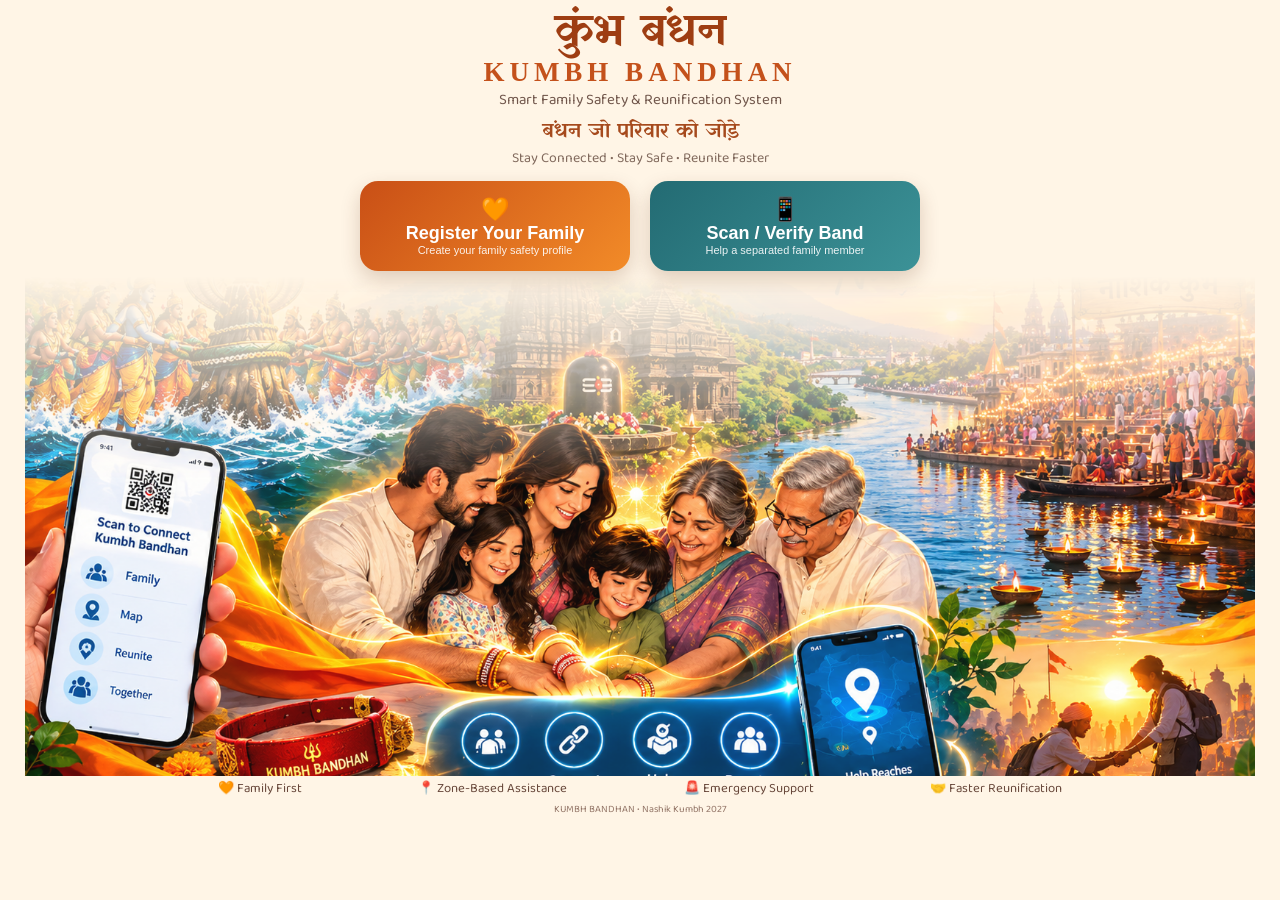
<file: index.html>
<!DOCTYPE html>
<html lang="en">

<head>

    <meta charset="UTF-8">

    <meta name="viewport" content="width=device-width, initial-scale=1.0">

    <title>KUMBH BANDHAN</title>

    <link rel="preconnect" href="https://fonts.googleapis.com">

    <link rel="preconnect" href="https://fonts.gstatic.com" crossorigin>

    <link
        href="https://fonts.googleapis.com/css2?family=Baloo+2:wght@400;500;600;700;800&family=Yatra+One&display=swap"
        rel="stylesheet"
    >

    <link rel="stylesheet" href="style.css">

</head>


<body>


<header>

    <div class="devanagari-title">
        कुंभ बंधन
    </div>

    <div class="english-title">
        KUMBH BANDHAN
    </div>

    <div class="subtitle">
        Smart Family Safety & Reunification System
    </div>

</header>


<main>

    <section class="hero">

        <div class="hero-text">

            <div class="tagline">
                बंधन जो परिवार को जोड़े
            </div>

            <p>
                Stay Connected • Stay Safe • Reunite Faster
            </p>

        </div>


        <div class="button-container">

            <button
                class="main-button register"
                onclick="window.location.href='register.html'"
            >

                <div class="button-icon">
                    🧡
                </div>

                <span>
                    Register Your Family
                </span>

                <small>
                    Create your family safety profile
                </small>

            </button>


            <button
                class="main-button scan"
                onclick="scanBand()"
            >

                <div class="button-icon">
                    📱
                </div>

                <span>
                    Scan / Verify Band
                </span>

                <small>
                    Help a separated family member
                </small>

            </button>

        </div>


        <div class="illustration">

            <img
                src="kumbh-illustration.png"
                alt="Kumbh Bandhan Kumbh 2027 Illustration"
            >

        </div>

    </section>


    <section class="trust">

        <div>
            🧡 Family First
        </div>

        <div>
            📍 Zone-Based Assistance
        </div>

        <div>
            🚨 Emergency Support
        </div>

        <div>
            🤝 Faster Reunification
        </div>

    </section>

</main>


<footer>

    KUMBH BANDHAN • Nashik Kumbh 2027

</footer>


<script>

function scanBand() {

    alert(
        "Scan / Verify Band\n\n" +
        "Scan a KUMBH BANDHAN QR code to help " +
        "a separated family member."
    );

}

</script>


</body>

</html>
</file>
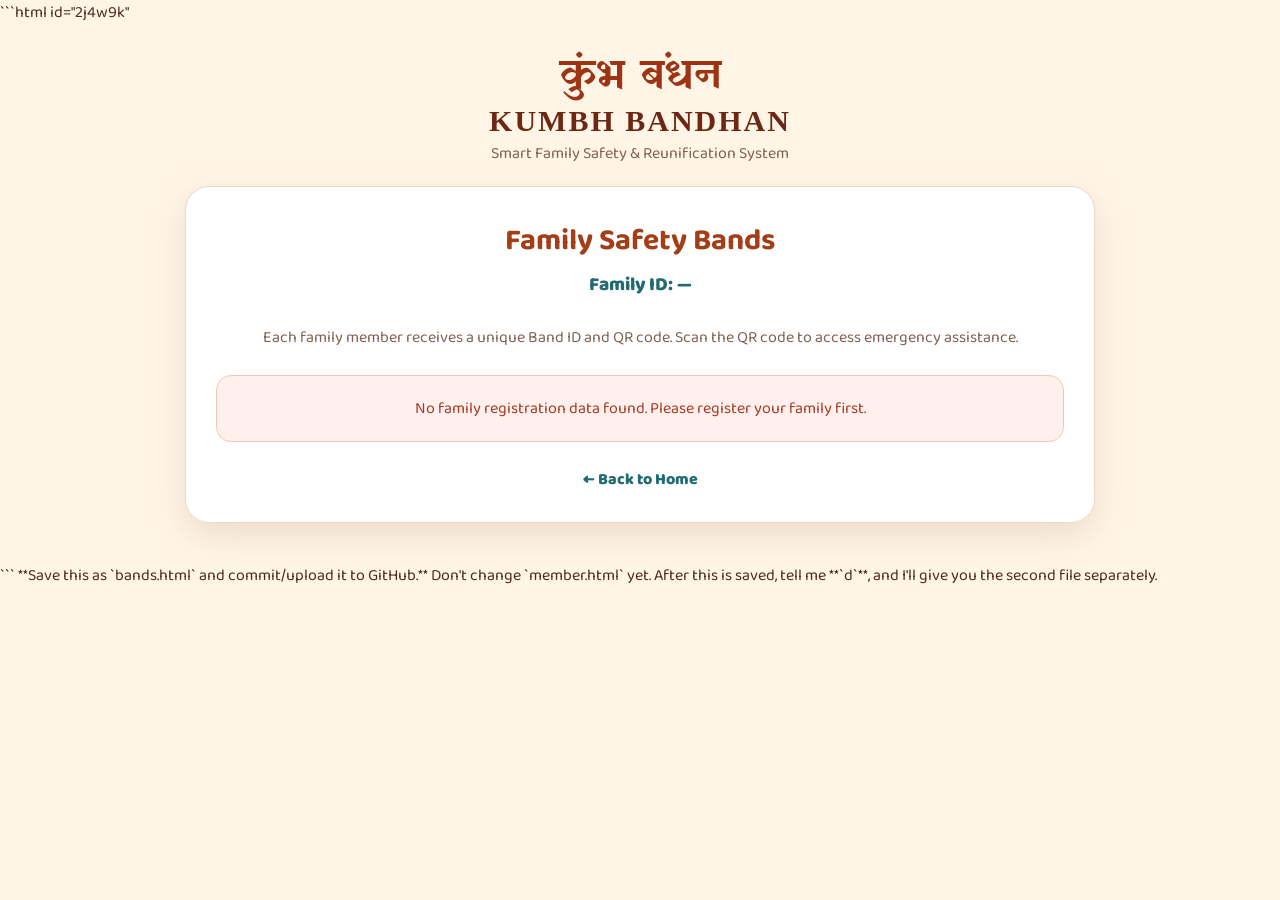
<file: bands.html>
```html id="2j4w9k"
<!DOCTYPE html>
<html lang="en">

<head>

    <meta charset="UTF-8">

    <meta name="viewport" content="width=device-width, initial-scale=1.0">

    <title>KUMBH BANDHAN - Family Bands</title>

    <link rel="preconnect" href="https://fonts.googleapis.com">

    <link
        href="https://fonts.googleapis.com/css2?family=Baloo+2:wght@400;500;600;700;800&family=Yatra+One&display=swap"
        rel="stylesheet"
    >

    <style>

        * {
            box-sizing: border-box;
            margin: 0;
            padding: 0;
        }

        body {
            font-family: "Baloo 2", sans-serif;
            background: #fff5e6;
            color: #4b2a1f;
            min-height: 100vh;
        }

        header {
            text-align: center;
            padding: 28px 20px 20px;
        }

        .devanagari-title {
            font-family: "Yatra One", cursive;
            font-size: 42px;
            color: #9d3514;
            line-height: 1.1;
        }

        .english-title {
            font-family: Georgia, serif;
            font-size: 30px;
            font-weight: bold;
            letter-spacing: 2px;
            color: #6d2814;
            margin-top: 5px;
        }

        .subtitle {
            font-size: 16px;
            color: #806052;
            margin-top: 3px;
        }

        .container {
            max-width: 950px;
            margin: 0 auto 40px;
            padding: 0 20px;
        }

        .card {
            background: white;
            border-radius: 24px;
            padding: 30px;
            box-shadow: 0 12px 35px rgba(100,45,20,0.12);
            border: 1px solid #f0d7c5;
        }

        .page-title {
            text-align: center;
            font-size: 30px;
            color: #a33f18;
            margin-bottom: 5px;
        }

        .family-id {
            text-align: center;
            font-size: 19px;
            font-weight: 800;
            color: #236b73;
            margin-bottom: 25px;
        }

        .description {
            text-align: center;
            color: #806052;
            margin-bottom: 25px;
        }

        .bands-grid {
            display: grid;
            grid-template-columns: repeat(3, 1fr);
            gap: 20px;
        }

        .band-card {
            background: #fffaf6;
            border: 1px solid #ead5c7;
            border-radius: 18px;
            padding: 20px;
            text-align: center;
        }

        .band-number {
            font-size: 14px;
            color: #8c7063;
            font-weight: 700;
        }

        .member-name {
            font-size: 22px;
            font-weight: 800;
            color: #8f3517;
            margin-top: 4px;
            word-break: break-word;
        }

        .band-id {
            margin-top: 6px;
            color: #236b73;
            font-weight: 800;
            font-size: 15px;
        }

        .member-details {
            margin-top: 8px;
            color: #6e5a50;
            font-size: 14px;
        }

        .qr-box {
            margin: 18px auto;
            width: 210px;
            min-height: 210px;
            display: flex;
            align-items: center;
            justify-content: center;
            background: white;
            border: 8px solid white;
            box-shadow: 0 3px 12px rgba(0,0,0,0.12);
        }

        .qr-box img {
            display: block;
            width: 194px;
            height: 194px;
        }

        .scan-text {
            font-size: 13px;
            color: #806052;
            line-height: 1.4;
        }

        .zone {
            margin-top: 10px;
            padding: 8px;
            border-radius: 10px;
            background: #eef7f7;
            color: #236b73;
            font-weight: 700;
            font-size: 14px;
        }

        .back-home {
            display: block;
            width: fit-content;
            margin: 25px auto 0;
            text-decoration: none;
            color: #236b73;
            font-weight: 800;
        }

        .error {
            text-align: center;
            background: #fff0ed;
            border: 1px solid #efc7bb;
            padding: 20px;
            border-radius: 15px;
            color: #a43a23;
            display: none;
        }

        @media (max-width: 800px) {

            .bands-grid {
                grid-template-columns: 1fr 1fr;
            }

        }

        @media (max-width: 550px) {

            .bands-grid {
                grid-template-columns: 1fr;
            }

            .card {
                padding: 20px;
            }

            .devanagari-title {
                font-size: 35px;
            }

            .english-title {
                font-size: 24px;
            }

        }

    </style>

</head>


<body>


<header>

    <div class="devanagari-title">
        कुंभ बंधन
    </div>

    <div class="english-title">
        KUMBH BANDHAN
    </div>

    <div class="subtitle">
        Smart Family Safety & Reunification System
    </div>

</header>


<div class="container">

    <div class="card">

        <h1 class="page-title">
            Family Safety Bands
        </h1>

        <div
            class="family-id"
            id="familyId"
        >
            Family ID: —
        </div>

        <p class="description">
            Each family member receives a unique Band ID and QR code.
            Scan the QR code to access emergency assistance.
        </p>


        <div
            class="error"
            id="errorMessage"
        >
            No family registration data found.
            Please register your family first.
        </div>


        <div
            class="bands-grid"
            id="bandsGrid"
        >
        </div>


        <a
            href="index.html"
            class="back-home"
        >
            ← Back to Home
        </a>

    </div>

</div>


<script>


    /*
     * FAMILY DATA
     */

    const familyId =
        localStorage.getItem("familyId");


    const contactName =
        localStorage.getItem("contactName")
        || "Family Contact";


    const mobile =
        localStorage.getItem("mobile")
        || "";


    const zone =
        localStorage.getItem("zone")
        || "Panchavati – Ramkund";


    let members = [];


    try {

        members = JSON.parse(
            localStorage.getItem("familyMembers")
        ) || [];

    } catch (error) {

        members = [];

    }


    /*
     * ZONE → MEETING POINT
     */

    const meetingPoints = {

        "Panchavati – Ramkund":
            "Ramkund Family Assistance Point",

        "Tapovan – Sadhugram":
            "Tapovan Family Assistance Point",

        "Nashik Central – Trimbak Road Gateway":
            "Trimbak Road Family Assistance Point",

        "West Nashik – Anandwalli / Chandshi":
            "Anandwalli Family Assistance Point",

        "Trimbakeshwar Core":
            "Trimbakeshwar Family Assistance Point",

        "Trimbakeshwar Approach – Pegalwadi":
            "Pegalwadi Family Assistance Point",

        "Girnare – Pahine Approach":
            "Girnare Family Assistance Point",

        "Transport & Outer Support Ring":
            "Transport Support Assistance Point"

    };


    const meetingPoint =
        meetingPoints[zone]
        || "Designated Zone Meeting Point";


    /*
     * SHOW FAMILY ID
     */

    if (familyId) {

        document.getElementById(
            "familyId"
        ).textContent =
            "Family ID: " + familyId;

    }


    /*
     * CHECK DATA
     */

    if (
        !familyId ||
        members.length === 0
    ) {

        document.getElementById(
            "errorMessage"
        ).style.display = "block";

    } else {


        const grid =
            document.getElementById(
                "bandsGrid"
            );


        /*
         * CREATE ONE BAND FOR EACH MEMBER
         */

        members.forEach(
            function(member, index) {


                const bandId =
                    familyId +
                    "-" +
                    String(index + 1).padStart(2, "0");


                /*
                 * QR → ONLINE MEMBER PAGE
                 *
                 * The registered mobile number
                 * is included for the Call Parent feature.
                 */

                const memberURL =
                    "https://romi476300.github.io/kumbh-bandhan/member.html" +

                    "?family=" +
                    encodeURIComponent(familyId) +

                    "&band=" +
                    encodeURIComponent(bandId) +

                    "&member=" +
                    encodeURIComponent(member.name) +

                    "&age=" +
                    encodeURIComponent(member.age || "") +

                    "&relationship=" +
                    encodeURIComponent(
                        member.relationship || ""
                    ) +

                    "&zone=" +
                    encodeURIComponent(zone) +

                    "&meeting=" +
                    encodeURIComponent(meetingPoint) +

                    "&parent=" +
                    encodeURIComponent(mobile) +

                    "&contact=" +
                    encodeURIComponent(contactName);


                /*
                 * QR CODE
                 */

                const qrURL =
                    "https://api.qrserver.com/v1/create-qr-code/" +

                    "?size=200x200" +

                    "&data=" +
                    encodeURIComponent(memberURL);


                /*
                 * CREATE BAND CARD
                 */

                const card =
                    document.createElement("div");


                card.className =
                    "band-card";


                card.innerHTML = `

                    <div class="band-number">
                        KUMBH BANDHAN SAFETY BAND
                    </div>

                    <div class="member-name">
                        ${escapeHTML(member.name)}
                    </div>

                    <div class="band-id">
                        ${escapeHTML(bandId)}
                    </div>

                    <div class="member-details">
                        Age:
                        ${escapeHTML(
                            String(member.age || "—")
                        )}

                        <br>

                        Relationship:
                        ${escapeHTML(
                            member.relationship ||
                            "Family Member"
                        )}
                    </div>

                    <div class="qr-box">

                        <img
                            src="${qrURL}"
                            alt="QR code for ${escapeHTML(member.name)}"
                        >

                    </div>

                    <div class="scan-text">
                        Scan to verify this family member
                        and access emergency assistance.
                    </div>

                    <div class="zone">
                        📍 ${escapeHTML(zone)}
                    </div>

                `;


                grid.appendChild(card);

            }
        );

    }


    /*
     * BASIC HTML ESCAPING
     */

    function escapeHTML(value) {

        return value
            .replace(/&/g, "&amp;")
            .replace(/</g, "&lt;")
            .replace(/>/g, "&gt;")
            .replace(/"/g, "&quot;")
            .replace(/'/g, "&#039;");

    }


</script>


</body>

</html>
```

**Save this as `bands.html` and commit/upload it to GitHub.**

Don't change `member.html` yet. After this is saved, tell me **`d`**, and I'll give you the second file separately.
</file>
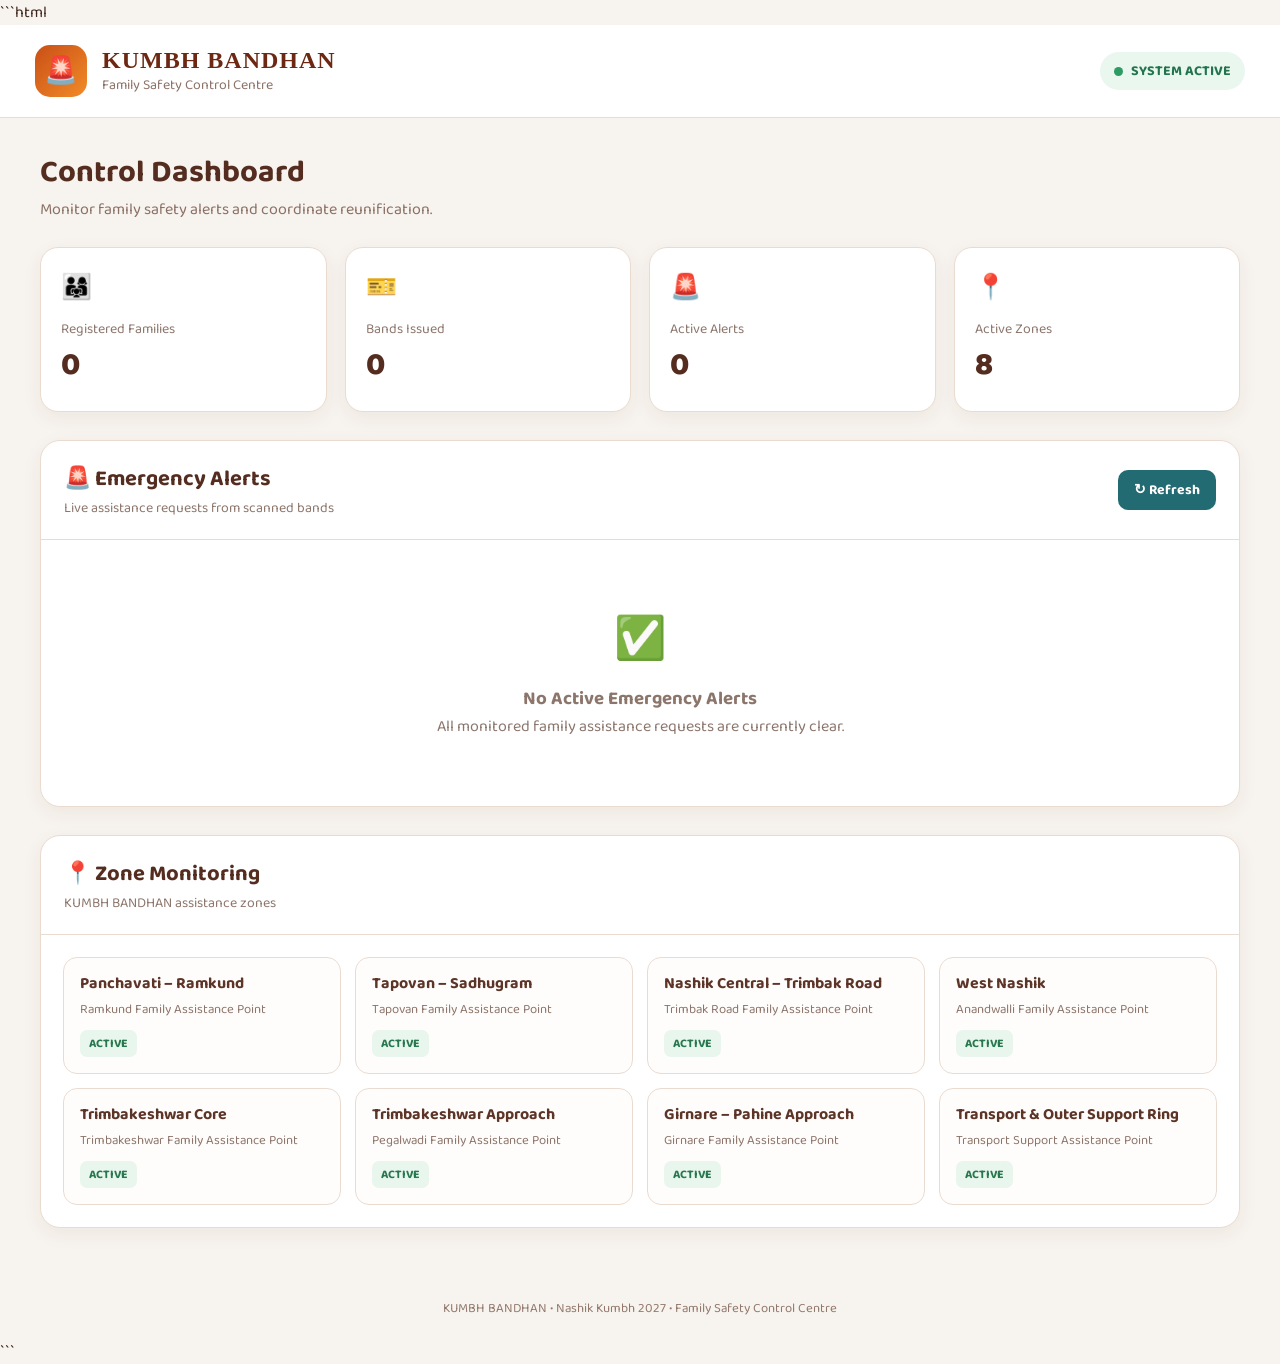
<file: dashboard.html>
```html
<!DOCTYPE html>
<html lang="en">

<head>

    <meta charset="UTF-8">

    <meta name="viewport" content="width=device-width, initial-scale=1.0">

    <title>KUMBH BANDHAN - Control Dashboard</title>

    <link rel="preconnect" href="https://fonts.googleapis.com">

    <link
        href="https://fonts.googleapis.com/css2?family=Baloo+2:wght@400;500;600;700;800&family=Yatra+One&display=swap"
        rel="stylesheet"
    >

    <style>

        * {
            box-sizing: border-box;
            margin: 0;
            padding: 0;
        }

        body {
            font-family: "Baloo 2", sans-serif;
            background: #f7f3ee;
            color: #40271e;
            min-height: 100vh;
        }

        /* HEADER */

        header {
            background: white;
            border-bottom: 1px solid #eadbd0;
            padding: 20px 35px;
            display: flex;
            align-items: center;
            justify-content: space-between;
            gap: 20px;
        }

        .brand {
            display: flex;
            align-items: center;
            gap: 15px;
        }

        .brand-icon {
            width: 52px;
            height: 52px;
            border-radius: 15px;
            background: linear-gradient(135deg, #c94f16, #f28b28);
            display: flex;
            align-items: center;
            justify-content: center;
            font-size: 27px;
        }

        .brand-text h1 {
            font-family: Georgia, serif;
            font-size: 24px;
            letter-spacing: 1px;
            color: #6d2814;
        }

        .brand-text p {
            font-size: 14px;
            color: #8b7165;
        }

        .status {
            display: flex;
            align-items: center;
            gap: 8px;
            background: #e9f7ef;
            color: #23744d;
            padding: 8px 14px;
            border-radius: 20px;
            font-weight: 700;
            font-size: 14px;
        }

        .status-dot {
            width: 9px;
            height: 9px;
            background: #2e9b62;
            border-radius: 50%;
        }

        /* MAIN */

        main {
            max-width: 1250px;
            margin: auto;
            padding: 30px 25px 50px;
        }

        .welcome {
            margin-bottom: 25px;
        }

        .welcome h2 {
            font-size: 31px;
            color: #542d20;
        }

        .welcome p {
            color: #8a7065;
            font-size: 16px;
        }

        /* STAT CARDS */

        .stats {
            display: grid;
            grid-template-columns: repeat(4, 1fr);
            gap: 18px;
            margin-bottom: 28px;
        }

        .stat-card {
            background: white;
            border: 1px solid #eadbd0;
            border-radius: 18px;
            padding: 20px;
            box-shadow: 0 6px 20px rgba(80,45,25,0.06);
        }

        .stat-top {
            display: flex;
            justify-content: space-between;
            align-items: center;
        }

        .stat-icon {
            font-size: 25px;
        }

        .stat-label {
            color: #8c766c;
            font-size: 14px;
            margin-top: 10px;
        }

        .stat-number {
            font-size: 32px;
            font-weight: 800;
            color: #542d20;
        }

        /* ALERT SECTION */

        .section-card {
            background: white;
            border: 1px solid #eadbd0;
            border-radius: 20px;
            overflow: hidden;
            box-shadow: 0 6px 20px rgba(80,45,25,0.06);
        }

        .section-header {
            padding: 20px 23px;
            border-bottom: 1px solid #eadbd0;
            display: flex;
            align-items: center;
            justify-content: space-between;
            gap: 15px;
        }

        .section-header h3 {
            font-size: 22px;
            color: #542d20;
        }

        .section-header p {
            color: #8c766c;
            font-size: 14px;
        }

        .refresh-button {
            border: none;
            background: #236b73;
            color: white;
            font-family: inherit;
            font-size: 14px;
            font-weight: 700;
            padding: 9px 16px;
            border-radius: 10px;
            cursor: pointer;
        }

        /* ALERT */

        .alert-container {
            padding: 22px;
        }

        .no-alert {
            text-align: center;
            padding: 45px 20px;
            color: #8c766c;
        }

        .no-alert-icon {
            font-size: 42px;
            margin-bottom: 10px;
        }

        .alert-card {
            border: 1px solid #efc8bd;
            border-left: 6px solid #d74425;
            border-radius: 15px;
            padding: 20px;
            background: #fff9f7;
        }

        .alert-top {
            display: flex;
            align-items: center;
            justify-content: space-between;
            gap: 15px;
            margin-bottom: 17px;
        }

        .alert-title {
            display: flex;
            align-items: center;
            gap: 10px;
        }

        .alert-badge {
            background: #d74425;
            color: white;
            padding: 5px 10px;
            border-radius: 7px;
            font-size: 12px;
            font-weight: 800;
        }

        .alert-title h4 {
            font-size: 21px;
            color: #632719;
        }

        .alert-time {
            font-size: 13px;
            color: #92786c;
        }

        .alert-grid {
            display: grid;
            grid-template-columns: repeat(3, 1fr);
            gap: 12px;
        }

        .alert-info {
            background: white;
            border: 1px solid #eadbd0;
            border-radius: 11px;
            padding: 12px;
        }

        .alert-info-label {
            font-size: 12px;
            color: #987d70;
        }

        .alert-info-value {
            font-size: 16px;
            font-weight: 700;
            color: #4f3025;
            word-break: break-word;
        }

        .alert-actions {
            margin-top: 18px;
            display: flex;
            gap: 10px;
            flex-wrap: wrap;
        }

        .action-button {
            border: none;
            border-radius: 10px;
            padding: 11px 16px;
            font-family: inherit;
            font-size: 14px;
            font-weight: 700;
            cursor: pointer;
            text-decoration: none;
        }

        .call-button {
            background: #e6f4f4;
            color: #236b73;
        }

        .meeting-button {
            background: #fff0d9;
            color: #a05b08;
        }

        .resolve-button {
            background: #e7f5ec;
            color: #28774e;
        }

        /* ZONES */

        .zone-section {
            margin-top: 28px;
        }

        .zone-grid {
            display: grid;
            grid-template-columns: repeat(4, 1fr);
            gap: 14px;
            padding: 22px;
        }

        .zone-card {
            border: 1px solid #eadbd0;
            border-radius: 14px;
            padding: 16px;
            background: #fffdfb;
        }

        .zone-card h4 {
            color: #5d3528;
            font-size: 16px;
            line-height: 1.25;
        }

        .zone-card p {
            color: #8d756b;
            font-size: 13px;
            margin-top: 5px;
        }

        .zone-status {
            margin-top: 10px;
            display: inline-block;
            background: #e8f6ed;
            color: #28774e;
            padding: 4px 9px;
            border-radius: 7px;
            font-size: 12px;
            font-weight: 700;
        }

        /* FOOTER */

        footer {
            text-align: center;
            padding: 20px;
            color: #92786c;
            font-size: 13px;
        }

        /* RESPONSIVE */

        @media (max-width: 900px) {

            .stats {
                grid-template-columns: repeat(2, 1fr);
            }

            .zone-grid {
                grid-template-columns: repeat(2, 1fr);
            }

            .alert-grid {
                grid-template-columns: repeat(2, 1fr);
            }

        }

        @media (max-width: 600px) {

            header {
                padding: 16px 18px;
            }

            .status {
                display: none;
            }

            main {
                padding: 23px 15px 40px;
            }

            .welcome h2 {
                font-size: 26px;
            }

            .stats {
                grid-template-columns: 1fr 1fr;
                gap: 10px;
            }

            .stat-card {
                padding: 15px;
            }

            .stat-number {
                font-size: 26px;
            }

            .section-header {
                align-items: flex-start;
                flex-direction: column;
            }

            .alert-grid {
                grid-template-columns: 1fr;
            }

            .zone-grid {
                grid-template-columns: 1fr;
                padding: 15px;
            }

            .alert-top {
                align-items: flex-start;
                flex-direction: column;
            }

        }

    </style>

</head>


<body>


<header>

    <div class="brand">

        <div class="brand-icon">
            🚨
        </div>

        <div class="brand-text">

            <h1>
                KUMBH BANDHAN
            </h1>

            <p>
                Family Safety Control Centre
            </p>

        </div>

    </div>


    <div class="status">

        <span class="status-dot"></span>

        SYSTEM ACTIVE

    </div>

</header>


<main>


    <div class="welcome">

        <h2>
            Control Dashboard
        </h2>

        <p>
            Monitor family safety alerts and coordinate reunification.
        </p>

    </div>


    <!-- STATISTICS -->

    <div class="stats">


        <div class="stat-card">

            <div class="stat-top">
                <div class="stat-icon">👨‍👩‍👧</div>
            </div>

            <div class="stat-label">
                Registered Families
            </div>

            <div
                class="stat-number"
                id="familyCount"
            >
                0
            </div>

        </div>


        <div class="stat-card">

            <div class="stat-top">
                <div class="stat-icon">🎫</div>
            </div>

            <div class="stat-label">
                Bands Issued
            </div>

            <div
                class="stat-number"
                id="bandCount"
            >
                0
            </div>

        </div>


        <div class="stat-card">

            <div class="stat-top">
                <div class="stat-icon">🚨</div>
            </div>

            <div class="stat-label">
                Active Alerts
            </div>

            <div
                class="stat-number"
                id="alertCount"
            >
                0
            </div>

        </div>


        <div class="stat-card">

            <div class="stat-top">
                <div class="stat-icon">📍</div>
            </div>

            <div class="stat-label">
                Active Zones
            </div>

            <div
                class="stat-number"
                id="zoneCount"
            >
                8
            </div>

        </div>


    </div>


    <!-- EMERGENCY ALERTS -->

    <div class="section-card">

        <div class="section-header">

            <div>

                <h3>
                    🚨 Emergency Alerts
                </h3>

                <p>
                    Live assistance requests from scanned bands
                </p>

            </div>


            <button
                class="refresh-button"
                onclick="loadDashboard()"
            >
                ↻ Refresh
            </button>

        </div>


        <div
            class="alert-container"
            id="alertContainer"
        >

        </div>

    </div>


    <!-- ZONES -->

    <div class="section-card zone-section">

        <div class="section-header">

            <div>

                <h3>
                    📍 Zone Monitoring
                </h3>

                <p>
                    KUMBH BANDHAN assistance zones
                </p>

            </div>

        </div>


        <div class="zone-grid">


            <div class="zone-card">

                <h4>
                    Panchavati – Ramkund
                </h4>

                <p>
                    Ramkund Family Assistance Point
                </p>

                <span class="zone-status">
                    ACTIVE
                </span>

            </div>


            <div class="zone-card">

                <h4>
                    Tapovan – Sadhugram
                </h4>

                <p>
                    Tapovan Family Assistance Point
                </p>

                <span class="zone-status">
                    ACTIVE
                </span>

            </div>


            <div class="zone-card">

                <h4>
                    Nashik Central – Trimbak Road
                </h4>

                <p>
                    Trimbak Road Family Assistance Point
                </p>

                <span class="zone-status">
                    ACTIVE
                </span>

            </div>


            <div class="zone-card">

                <h4>
                    West Nashik
                </h4>

                <p>
                    Anandwalli Family Assistance Point
                </p>

                <span class="zone-status">
                    ACTIVE
                </span>

            </div>


            <div class="zone-card">

                <h4>
                    Trimbakeshwar Core
                </h4>

                <p>
                    Trimbakeshwar Family Assistance Point
                </p>

                <span class="zone-status">
                    ACTIVE
                </span>

            </div>


            <div class="zone-card">

                <h4>
                    Trimbakeshwar Approach
                </h4>

                <p>
                    Pegalwadi Family Assistance Point
                </p>

                <span class="zone-status">
                    ACTIVE
                </span>

            </div>


            <div class="zone-card">

                <h4>
                    Girnare – Pahine Approach
                </h4>

                <p>
                    Girnare Family Assistance Point
                </p>

                <span class="zone-status">
                    ACTIVE
                </span>

            </div>


            <div class="zone-card">

                <h4>
                    Transport & Outer Support Ring
                </h4>

                <p>
                    Transport Support Assistance Point
                </p>

                <span class="zone-status">
                    ACTIVE
                </span>

            </div>


        </div>

    </div>


</main>


<footer>

    KUMBH BANDHAN • Nashik Kumbh 2027 • Family Safety Control Centre

</footer>


<script>


    /*
     * LOAD DASHBOARD DATA
     */

    function loadDashboard() {


        /*
         * FAMILY DATA
         *
         * Registration currently stores one family
         * in localStorage.
         */

        const familyId =
            localStorage.getItem(
                "familyId"
            );


        const membersJSON =
            localStorage.getItem(
                "familyMembers"
            );


        let members = [];


        if (membersJSON) {

            try {

                members =
                    JSON.parse(
                        membersJSON
                    );

            } catch (error) {

                members = [];

            }

        }


        document.getElementById(
            "familyCount"
        ).textContent =
            familyId ? "1" : "0";


        document.getElementById(
            "bandCount"
        ).textContent =
            members.length;


        /*
         * EMERGENCY ALERT
         */

        const alertJSON =
            localStorage.getItem(
                "lastEmergencyAlert"
            );


        const alertContainer =
            document.getElementById(
                "alertContainer"
            );


        if (!alertJSON) {

            document.getElementById(
                "alertCount"
            ).textContent = "0";


            alertContainer.innerHTML = `

                <div class="no-alert">

                    <div class="no-alert-icon">
                        ✅
                    </div>

                    <h3>
                        No Active Emergency Alerts
                    </h3>

                    <p>
                        All monitored family assistance requests
                        are currently clear.
                    </p>

                </div>

            `;

            return;

        }


        let alert;


        try {

            alert =
                JSON.parse(
                    alertJSON
                );

        } catch (error) {

            alertContainer.innerHTML = `
                <div class="no-alert">
                    Unable to read alert data.
                </div>
            `;

            return;

        }


        document.getElementById(
            "alertCount"
        ).textContent = "1";


        /*
         * CREATE ALERT CARD
         */

        alertContainer.innerHTML = `

            <div class="alert-card">

                <div class="alert-top">

                    <div class="alert-title">

                        <span class="alert-badge">
                            ACTIVE
                        </span>

                        <h4>
                            ${escapeHTML(
                                alert.memberName
                            )}
                        </h4>

                    </div>

                    <div class="alert-time">
                        ${escapeHTML(
                            alert.time || "Time unavailable"
                        )}
                    </div>

                </div>


                <div class="alert-grid">


                    <div class="alert-info">

                        <div class="alert-info-label">
                            Family ID
                        </div>

                        <div class="alert-info-value">
                            ${escapeHTML(
                                alert.familyId
                            )}
                        </div>

                    </div>


                    <div class="alert-info">

                        <div class="alert-info-label">
                            Band ID
                        </div>

                        <div class="alert-info-value">
                            ${escapeHTML(
                                alert.bandId
                            )}
                        </div>

                    </div>


                    <div class="alert-info">

                        <div class="alert-info-label">
                            Age
                        </div>

                        <div class="alert-info-value">
                            ${escapeHTML(
                                alert.age
                            )}
                        </div>

                    </div>


                    <div class="alert-info">

                        <div class="alert-info-label">
                            Relationship
                        </div>

                        <div class="alert-info-value">
                            ${escapeHTML(
                                alert.relationship
                            )}
                        </div>

                    </div>


                    <div class="alert-info">

                        <div class="alert-info-label">
                            Assigned Zone
                        </div>

                        <div class="alert-info-value">
                            ${escapeHTML(
                                alert.zone
                            )}
                        </div>

                    </div>


                    <div class="alert-info">

                        <div class="alert-info-label">
                            Meeting Point
                        </div>

                        <div class="alert-info-value">
                            ${escapeHTML(
                                alert.meetingPoint
                            )}
                        </div>

                    </div>


                    <div class="alert-info">

                        <div class="alert-info-label">
                            Family Contact
                        </div>

                        <div class="alert-info-value">
                            ${escapeHTML(
                                alert.contactName ||
                                "Not available"
                            )}
                        </div>

                    </div>


                    <div class="alert-info">

                        <div class="alert-info-label">
                            Parent No.
                        </div>

                        <div class="alert-info-value">
                            ${escapeHTML(
                                alert.parentNumber ||
                                "Not available"
                            )}
                        </div>

                    </div>


                    <div class="alert-info">

                        <div class="alert-info-label">
                            Alert ID
                        </div>

                        <div class="alert-info-value">
                            ${escapeHTML(
                                alert.alertId
                            )}
                        </div>

                    </div>


                </div>


                <div class="alert-actions">


                    ${
                        alert.parentNumber
                        ?

                        `<a
                            class="action-button call-button"
                            href="tel:${encodeURIComponent(
                                alert.parentNumber
                            )}"
                        >
                            📞 Call Parent
                        </a>`

                        :

                        ""
                    }


                    <button
                        class="action-button meeting-button"
                        onclick="showMeeting('${escapeJS(
                            alert.meetingPoint
                        )}')"
                    >
                        📍 Meeting Point
                    </button>


                    <button
                        class="action-button resolve-button"
                        onclick="resolveAlert()"
                    >
                        ✓ Mark Reunited
                    </button>


                </div>


            </div>

        `;

    }


    /*
     * MARK ALERT AS RESOLVED
     */

    function resolveAlert() {

        const confirmResolve =
            confirm(
                "Mark this emergency case as reunited?"
            );


        if (!confirmResolve) {

            return;

        }


        localStorage.removeItem(
            "lastEmergencyAlert"
        );


        loadDashboard();


        alert(
            "✓ Case marked as reunited."
        );

    }


    /*
     * MEETING POINT
     */

    function showMeeting(
        meetingPoint
    ) {

        alert(
            "📍 MEETING POINT\n\n" +
            meetingPoint +
            "\n\n" +
            "Guide the family member to this assistance point."
        );

    }


    /*
     * BASIC HTML SECURITY
     */

    function escapeHTML(
        value
    ) {

        if (
            value === undefined ||
            value === null
        ) {

            return "";

        }


        return String(value)
            .replace(
                /&/g,
                "&amp;"
            )
            .replace(
                /</g,
                "&lt;"
            )
            .replace(
                />/g,
                "&gt;"
            )
            .replace(
                /"/g,
                "&quot;"
            )
            .replace(
                /'/g,
                "&#039;"
            );

    }


    function escapeJS(
        value
    ) {

        if (
            value === undefined ||
            value === null
        ) {

            return "";

        }


        return String(value)
            .replace(
                /\\/g,
                "\\\\"
            )
            .replace(
                /'/g,
                "\\'"
            );

    }


    /*
     * LOAD WHEN PAGE OPENS
     */

    loadDashboard();


</script>


</body>

</html>
```
</file>
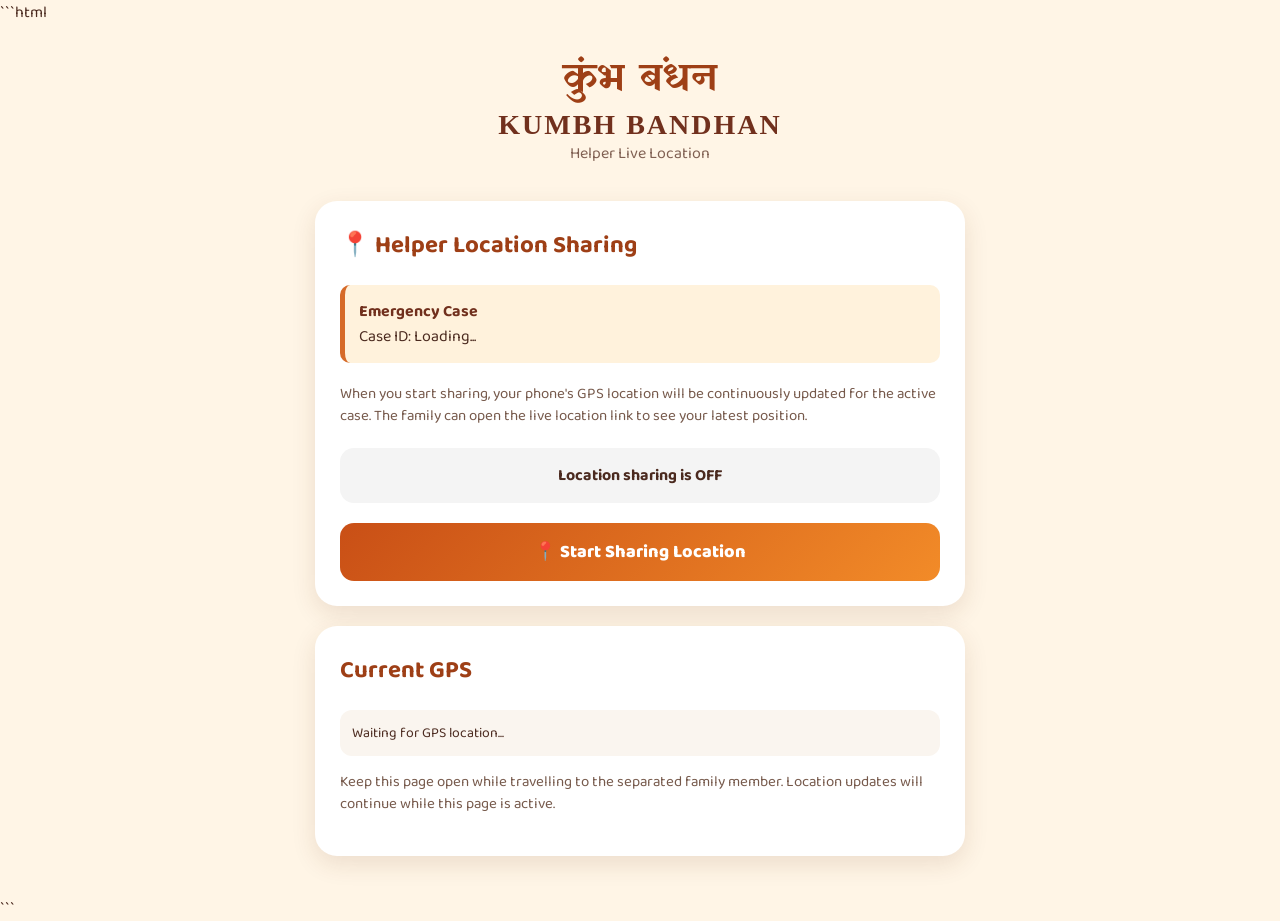
<file: helper.html>
```html
<!DOCTYPE html>
<html lang="en">
<head>

    <meta charset="UTF-8">
    <meta name="viewport" content="width=device-width, initial-scale=1.0">

    <title>KUMBH BANDHAN - Helper Location</title>

    <link rel="preconnect" href="https://fonts.googleapis.com">
    <link rel="preconnect" href="https://fonts.gstatic.com" crossorigin>

    <link
        href="https://fonts.googleapis.com/css2?family=Baloo+2:wght@400;500;600;700;800&family=Yatra+One&display=swap"
        rel="stylesheet"
    >

    <style>

        * {
            box-sizing: border-box;
        }

        body {
            margin: 0;
            background: #fff5e6;
            color: #4b2a1f;
            font-family: "Baloo 2", sans-serif;
        }

        header {
            text-align: center;
            padding: 25px 20px 15px;
        }

        .devanagari {
            font-family: "Yatra One", cursive;
            font-size: 40px;
            color: #9e3f16;
        }

        .title {
            font-family: Georgia, serif;
            font-size: 28px;
            font-weight: bold;
            letter-spacing: 2px;
            color: #71301d;
        }

        .subtitle {
            color: #806052;
            font-size: 16px;
        }

        .container {
            width: 92%;
            max-width: 650px;
            margin: 20px auto 40px;
        }

        .card {
            background: white;
            border-radius: 22px;
            padding: 25px;
            margin-bottom: 20px;
            box-shadow: 0 8px 25px rgba(100, 50, 20, 0.12);
        }

        h2 {
            color: #9e3f16;
            margin-top: 0;
        }

        .case {
            background: #fff2dc;
            border-left: 5px solid #d66a28;
            padding: 14px;
            border-radius: 10px;
            margin-bottom: 20px;
        }

        .case strong {
            color: #71301d;
        }

        .status {
            text-align: center;
            padding: 15px;
            border-radius: 14px;
            background: #f4f4f4;
            margin: 20px 0;
            font-weight: 700;
        }

        .status.active {
            background: #e2f7e7;
            color: #176b2b;
        }

        .status.error {
            background: #ffe0dc;
            color: #9e2418;
        }

        button,
        a.button {
            display: block;
            width: 100%;
            border: none;
            text-decoration: none;
            text-align: center;
            border-radius: 14px;
            padding: 15px;
            margin-top: 12px;
            font-family: inherit;
            font-size: 18px;
            font-weight: 800;
            cursor: pointer;
        }

        .start {
            background: linear-gradient(135deg, #c94f16, #f28b28);
            color: white;
        }

        .stop {
            background: #eee;
            color: #71301d;
        }

        .whatsapp {
            background: #25d366;
            color: white;
        }

        .maps {
            background: linear-gradient(135deg, #236b73, #3c9297);
            color: white;
        }

        .info {
            font-size: 15px;
            color: #76594b;
            line-height: 1.5;
        }

        .coordinates {
            background: #faf5ef;
            border-radius: 12px;
            padding: 12px;
            margin-top: 15px;
            font-size: 14px;
            word-break: break-all;
        }

    </style>

</head>

<body>

<header>

    <div class="devanagari">
        कुंभ बंधन
    </div>

    <div class="title">
        KUMBH BANDHAN
    </div>

    <div class="subtitle">
        Helper Live Location
    </div>

</header>


<div class="container">

    <div class="card">

        <h2>📍 Helper Location Sharing</h2>

        <div class="case">

            <strong>Emergency Case</strong>

            <br>

            Case ID:
            <span id="caseIdDisplay">
                Loading...
            </span>

        </div>


        <p class="info">

            When you start sharing, your phone's GPS location
            will be continuously updated for the active case.

            The family can open the live location link to see
            your latest position.

        </p>


        <div
            id="status"
            class="status"
        >
            Location sharing is OFF
        </div>


        <button
            id="startButton"
            class="start"
            onclick="startLocationSharing()"
        >
            📍 Start Sharing Location
        </button>


        <button
            id="stopButton"
            class="stop"
            onclick="stopLocationSharing()"
            style="display:none;"
        >
            ⛔ Stop Sharing Location
        </button>


        <a
            id="mapsButton"
            class="button maps"
            href="#"
            target="_blank"
            style="display:none;"
        >
            🗺️ Open My Location in Google Maps
        </a>


        <a
            id="whatsappButton"
            class="button whatsapp"
            href="#"
            target="_blank"
            style="display:none;"
        >
            📲 Send Live Location to Parent
        </a>

    </div>


    <div class="card">

        <h2>Current GPS</h2>

        <div
            id="coordinates"
            class="coordinates"
        >
            Waiting for GPS location...
        </div>

        <p class="info">

            Keep this page open while travelling to the
            separated family member. Location updates will
            continue while this page is active.

        </p>

    </div>

</div>


<script type="module">

    import {
        initializeApp
    }
    from
    "https://www.gstatic.com/firebasejs/10.12.2/firebase-app.js";


    import {
        getDatabase,
        ref,
        set,
        remove
    }
    from
    "https://www.gstatic.com/firebasejs/10.12.2/firebase-database.js";


    /* =====================================================
       FIREBASE CONFIGURATION
       ===================================================== */

    const firebaseConfig = {

        apiKey:
            "AIzaSyDseRzDnKcLEk6ZCQS97ALiFbH1lRMWOCI",

        authDomain:
            "kumbh-bandhan.firebaseapp.com",

        databaseURL:
            "https://kumbh-bandhan-default-rtdb.firebaseio.com",

        projectId:
            "kumbh-bandhan",

        storageBucket:
            "kumbh-bandhan.firebasestorage.app",

        messagingSenderId:
            "596027659104",

        appId:
            "1:596027659104:web:4723d622812ebaf9fbc405"

    };


    const app =
        initializeApp(firebaseConfig);


    const database =
        getDatabase(app);


    /* =====================================================
       URL PARAMETERS
       ===================================================== */

    const params =
        new URLSearchParams(
            window.location.search
        );


    const caseId =
        params.get("case") ||
        "KB-DEMO-001";


    const familyId =
        params.get("family") ||
        "";


    const parentNumber =
        params.get("parent") ||
        "";


    document.getElementById(
        "caseIdDisplay"
    ).textContent = caseId;


    let watchId = null;


    let latestLatitude = null;

    let latestLongitude = null;


    /* =====================================================
       START LOCATION
       ===================================================== */

    window.startLocationSharing =
        function() {

            if (!navigator.geolocation) {

                showError(
                    "GPS is not supported on this device."
                );

                return;

            }


            showStatus(
                "Requesting your location permission..."
            );


            watchId =
                navigator.geolocation.watchPosition(

                    function(position) {

                        const latitude =
                            position.coords.latitude;


                        const longitude =
                            position.coords.longitude;


                        const accuracy =
                            position.coords.accuracy;


                        latestLatitude =
                            latitude;


                        latestLongitude =
                            longitude;


                        const locationData = {

                            latitude:
                                latitude,

                            longitude:
                                longitude,

                            accuracy:
                                accuracy,

                            updatedAt:
                                Date.now(),

                            familyId:
                                familyId,

                            caseId:
                                caseId,

                            status:
                                "active"

                        };


                        set(

                            ref(
                                database,
                                "helperLocations/" +
                                caseId
                            ),

                            locationData

                        )

                        .then(function() {

                            showStatus(
                                "🟢 Live location is being shared"
                            );


                            updateButtons();

                            updateCoordinates(
                                latitude,
                                longitude,
                                accuracy
                            );

                        })

                        .catch(function(error) {

                            showError(
                                "Firebase error: " +
                                error.message
                            );

                        });

                    },


                    function(error) {

                        showError(
                            getLocationError(error)
                        );

                    },


                    {

                        enableHighAccuracy:
                            true,

                        maximumAge:
                            5000,

                        timeout:
                            15000

                    }

                );

        };


    /* =====================================================
       STOP LOCATION
       ===================================================== */

    window.stopLocationSharing =
        function() {

            if (watchId !== null) {

                navigator.geolocation.clearWatch(
                    watchId
                );

                watchId = null;

            }


            remove(

                ref(
                    database,
                    "helperLocations/" +
                    caseId
                )

            );


            showStatus(
                "Location sharing stopped."
            );


            document.getElementById(
                "startButton"
            ).style.display = "block";


            document.getElementById(
                "stopButton"
            ).style.display = "none";


            document.getElementById(
                "mapsButton"
            ).style.display = "none";


            document.getElementById(
                "whatsappButton"
            ).style.display = "none";

        };


    /* =====================================================
       GOOGLE MAPS
       ===================================================== */

    function updateButtons() {

        if (
            latestLatitude === null ||
            latestLongitude === null
        ) {

            return;

        }


        const mapsURL =
            "https://www.google.com/maps/search/?api=1" +
            "&query=" +
            latestLatitude +
            "," +
            latestLongitude;


        const mapsButton =
            document.getElementById(
                "mapsButton"
            );


        mapsButton.href =
            mapsURL;


        mapsButton.style.display =
            "block";


        const parentURL =
            window.location.origin +
            window.location.pathname
                .replace(
                    "helper.html",
                    "parent.html"
                ) +

            "?case=" +
            encodeURIComponent(caseId);


        const message =
            "🚨 KUMBH BANDHAN – Helper is on the way." +
            "\n\n" +
            "Family ID: " +
            familyId +
            "\n" +
            "Case ID: " +
            caseId +
            "\n\n" +
            "📍 View Live Helper Location:" +
            "\n" +
            parentURL;


        if (parentNumber) {

            const cleanNumber =
                parentNumber
                    .replace(/\D/g, "");


            const whatsappURL =
                "https://wa.me/" +
                cleanNumber +
                "?text=" +
                encodeURIComponent(message);


            const whatsappButton =
                document.getElementById(
                    "whatsappButton"
                );


            whatsappButton.href =
                whatsappURL;


            whatsappButton.style.display =
                "block";

        }

    }


    /* =====================================================
       DISPLAY GPS
       ===================================================== */

    function updateCoordinates(
        latitude,
        longitude,
        accuracy
    ) {

        document.getElementById(
            "coordinates"
        ).innerHTML =

            "Latitude: " +
            latitude.toFixed(6) +

            "<br>" +

            "Longitude: " +
            longitude.toFixed(6) +

            "<br>" +

            "Accuracy: approximately " +
            Math.round(accuracy) +
            " metres" +

            "<br>" +

            "Updated: " +
            new Date().toLocaleTimeString();

    }


    /* =====================================================
       STATUS
       ===================================================== */

    function showStatus(message) {

        const status =
            document.getElementById(
                "status"
            );


        status.textContent =
            message;


        status.className =
            "status active";

    }


    function showError(message) {

        const status =
            document.getElementById(
                "status"
            );


        status.textContent =
            "⚠️ " + message;


        status.className =
            "status error";

    }


    function getLocationError(error) {

        if (error.code === 1) {

            return "Location permission was denied.";

        }

        if (error.code === 2) {

            return "Your location could not be determined.";

        }

        if (error.code === 3) {

            return "Location request timed out.";

        }

        return "Unable to get your location.";

    }


    function updateButtonsAfterStart() {

        document.getElementById(
            "startButton"
        ).style.display = "none";


        document.getElementById(
            "stopButton"
        ).style.display = "block";

    }


    function updateButtons() {

        if (
            latestLatitude === null ||
            latestLongitude === null
        ) {
            return;
        }


        document.getElementById(
            "startButton"
        ).style.display = "none";


        document.getElementById(
            "stopButton"
        ).style.display = "block";


        const mapsURL =
            "https://www.google.com/maps/search/?api=1" +
            "&query=" +
            latestLatitude +
            "," +
            latestLongitude;


        const mapsButton =
            document.getElementById(
                "mapsButton"
            );


        mapsButton.href =
            mapsURL;


        mapsButton.style.display =
            "block";


        const parentURL =
            window.location.origin +
            window.location.pathname
                .replace(
                    "helper.html",
                    "parent.html"
                ) +

            "?case=" +
            encodeURIComponent(caseId);


        const message =
            "🚨 KUMBH BANDHAN – Helper is on the way." +
            "\n\n" +
            "Family ID: " +
            familyId +
            "\n" +
            "Case ID: " +
            caseId +
            "\n\n" +
            "📍 View Live Helper Location:" +
            "\n" +
            parentURL;


        if (parentNumber) {

            const cleanNumber =
                parentNumber.replace(
                    /\D/g,
                    ""
                );


            const whatsappURL =
                "https://wa.me/" +
                cleanNumber +
                "?text=" +
                encodeURIComponent(message);


            const whatsappButton =
                document.getElementById(
                    "whatsappButton"
                );


            whatsappButton.href =
                whatsappURL;


            whatsappButton.style.display =
                "block";

        }

    }

</script>

</body>
</html>
```
</file>
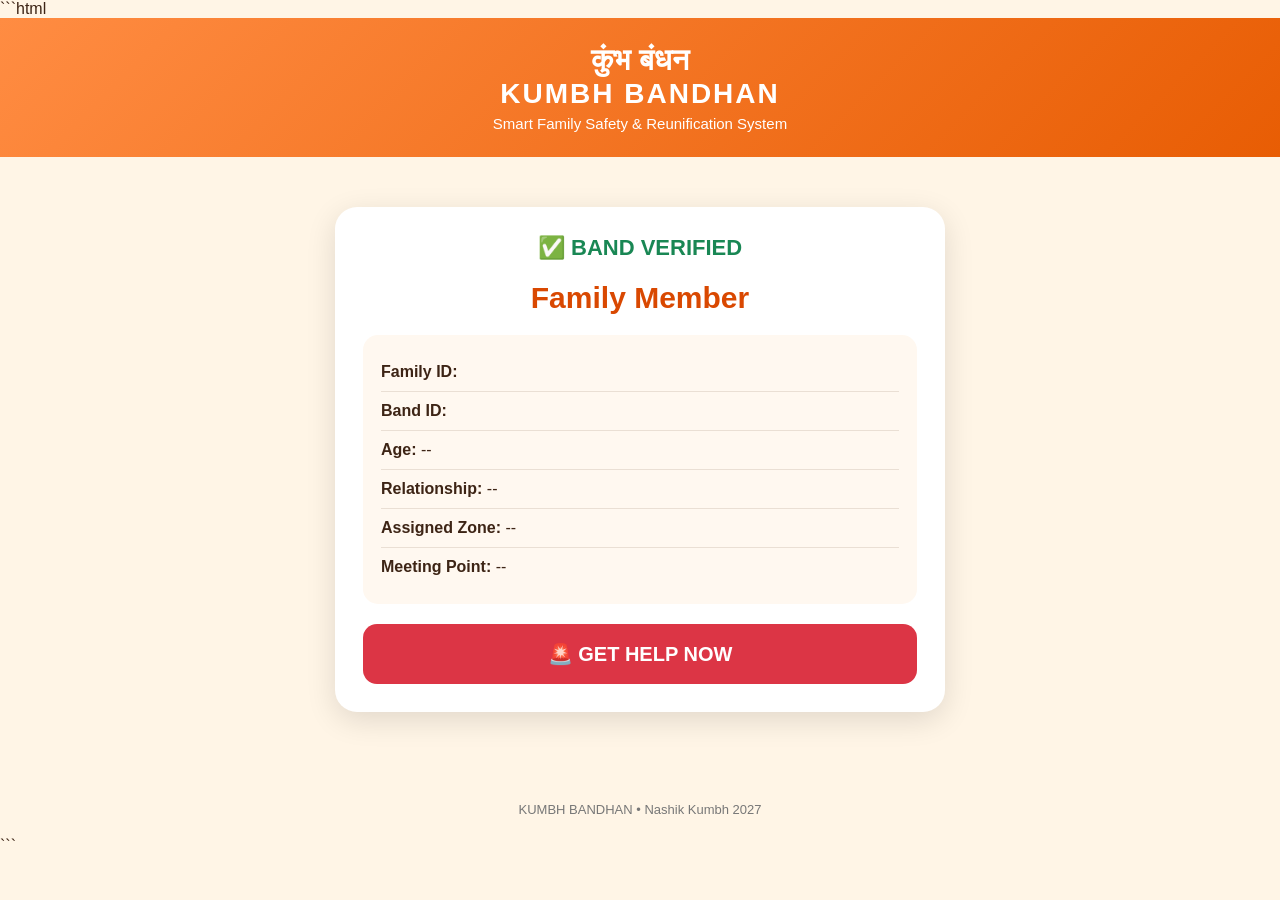
<file: member.html>
```html
<!DOCTYPE html>
<html lang="en">
<head>
    <meta charset="UTF-8">
    <meta name="viewport" content="width=device-width, initial-scale=1.0">

    <title>KUMBH BANDHAN - Band Verification</title>

    <style>
        * {
            box-sizing: border-box;
        }

        body {
            margin: 0;
            font-family: Arial, sans-serif;
            background: #fff5e6;
            color: #3d2415;
        }

        header {
            background: linear-gradient(135deg, #ff8c42, #e85d04);
            color: white;
            text-align: center;
            padding: 25px 15px;
        }

        .devanagari {
            font-size: 30px;
            font-weight: bold;
        }

        .title {
            font-size: 28px;
            font-weight: bold;
            letter-spacing: 2px;
        }

        .subtitle {
            margin-top: 5px;
            font-size: 15px;
        }

        .container {
            max-width: 650px;
            margin: 30px auto;
            padding: 20px;
        }

        .card {
            background: white;
            border-radius: 22px;
            padding: 28px;
            box-shadow: 0 8px 30px rgba(0,0,0,0.12);
            margin-bottom: 20px;
        }

        .verified {
            text-align: center;
            color: #198754;
            font-size: 22px;
            font-weight: bold;
            margin-bottom: 20px;
        }

        .member-name {
            text-align: center;
            font-size: 30px;
            font-weight: bold;
            color: #d94801;
            margin-bottom: 20px;
        }

        .info {
            background: #fff8f0;
            border-radius: 15px;
            padding: 18px;
        }

        .row {
            padding: 10px 0;
            border-bottom: 1px solid #eadfd4;
            font-size: 16px;
        }

        .row:last-child {
            border-bottom: none;
        }

        .label {
            font-weight: bold;
        }

        .help-button {
            width: 100%;
            padding: 18px;
            border: none;
            border-radius: 14px;
            background: #dc3545;
            color: white;
            font-size: 20px;
            font-weight: bold;
            cursor: pointer;
            margin-top: 20px;
        }

        .help-button:hover {
            background: #b02a37;
        }

        .help-options {
            display: none;
            margin-top: 20px;
        }

        .help-options button,
        .help-options a {
            display: block;
            width: 100%;
            padding: 15px;
            margin: 10px 0;
            border-radius: 12px;
            border: none;
            text-decoration: none;
            text-align: center;
            font-size: 16px;
            font-weight: bold;
            cursor: pointer;
        }

        .call {
            background: #198754;
            color: white;
        }

        .coordinator {
            background: #0d6efd;
            color: white;
        }

        .centre {
            background: #6f42c1;
            color: white;
        }

        .meeting {
            background: #fd7e14;
            color: white;
        }

        .location {
            background: #087f5b;
            color: white;
        }

        .parent-location {
            background: #f59f00;
            color: white;
        }

        .alert-box {
            display: none;
            background: #ffe5e5;
            border: 2px solid #dc3545;
            border-radius: 15px;
            padding: 20px;
            margin-top: 20px;
        }

        .alert-title {
            color: #dc3545;
            font-size: 22px;
            font-weight: bold;
        }

        .case-box {
            display: none;
            background: #e7f5ff;
            border: 2px solid #0d6efd;
            border-radius: 15px;
            padding: 18px;
            margin-top: 20px;
        }

        .case-id {
            font-size: 20px;
            font-weight: bold;
            color: #0d6efd;
        }

        .small-note {
            font-size: 13px;
            color: #666;
            margin-top: 8px;
        }

        footer {
            text-align: center;
            padding: 20px;
            color: #777;
            font-size: 13px;
        }
    </style>
</head>

<body>

<header>
    <div class="devanagari">कुंभ बंधन</div>
    <div class="title">KUMBH BANDHAN</div>
    <div class="subtitle">Smart Family Safety & Reunification System</div>
</header>


<div class="container">

    <div class="card">

        <div class="verified">
            ✅ BAND VERIFIED
        </div>

        <div class="member-name" id="memberName">
            Family Member
        </div>

        <div class="info">

            <div class="row">
                <span class="label">Family ID:</span>
                <span id="familyId">--</span>
            </div>

            <div class="row">
                <span class="label">Band ID:</span>
                <span id="bandId">--</span>
            </div>

            <div class="row">
                <span class="label">Age:</span>
                <span id="age">--</span>
            </div>

            <div class="row">
                <span class="label">Relationship:</span>
                <span id="relationship">--</span>
            </div>

            <div class="row">
                <span class="label">Assigned Zone:</span>
                <span id="zone">--</span>
            </div>

            <div class="row">
                <span class="label">Meeting Point:</span>
                <span id="meeting">--</span>
            </div>

        </div>

        <button
            class="help-button"
            onclick="showHelp()"
        >
            🚨 GET HELP NOW
        </button>


        <div id="helpOptions" class="help-options">

            <a
                id="callParent"
                class="call"
                href="#"
            >
                📞 Call Parent
            </a>

            <a
                id="callFamily"
                class="call"
                href="#"
            >
                👨‍👩‍👧 Call Family Contact
            </a>

            <a
                class="coordinator"
                href="tel:9999999999"
            >
                👷 Call Zone Coordinator
            </a>

            <a
                class="centre"
                href="tel:9999999999"
            >
                🆘 Call KUMBH BANDHAN Help Centre
            </a>

            <a
                id="meetingLink"
                class="meeting"
                href="#"
                target="_blank"
            >
                📍 Go to Meeting Point
            </a>

            <button
                class="location"
                onclick="activateEmergency()"
            >
                🚨 Activate Emergency Assistance
            </button>

        </div>


        <div id="alertBox" class="alert-box">

            <div class="alert-title">
                🚨 Emergency Assistance Activated
            </div>

            <p>
                Your emergency request has been created.
            </p>

            <p>
                <strong>Alert ID:</strong>
                <span id="alertId">--</span>
            </p>

            <p>
                <strong>Case ID:</strong>
                <span id="caseIdDisplay">--</span>
            </p>

            <p>
                A KUMBH BANDHAN coordinator/helper can now assist with reunification.
            </p>

        </div>


        <div id="caseBox" class="case-box">

            <div class="case-id">
                📍 Live Location Assistance
            </div>

            <p>
                The assigned helper can share their live location with the family.
            </p>

            <a
                id="helperLink"
                class="location"
                href="#"
                target="_blank"
            >
                👷 Open Helper Location Page
            </a>

            <a
                id="parentLocationLink"
                class="parent-location"
                href="#"
                target="_blank"
            >
                👨‍👩‍👧 Open Parent Live Location
            </a>

            <div class="small-note">
                These links use the same emergency Case ID.
            </div>

        </div>

    </div>

</div>


<footer>
    KUMBH BANDHAN • Nashik Kumbh 2027
</footer>


<script>

    // -----------------------------------------
    // READ QR INFORMATION
    // -----------------------------------------

    const params = new URLSearchParams(
        window.location.search
    );

    const familyId =
        params.get("family") || "";

    const bandId =
        params.get("band") || "";

    const memberName =
        params.get("member") || "Family Member";

    const age =
        params.get("age") || "";

    const relationship =
        params.get("relationship") || "";

    const zone =
        params.get("zone") || "";

    const meetingPoint =
        params.get("meeting") || "";

    const parentNumber =
        params.get("parent") || "";

    const contactName =
        params.get("contact") || "Family Contact";


    // -----------------------------------------
    // DISPLAY INFORMATION
    // -----------------------------------------

    document.getElementById("memberName").textContent =
        memberName;

    document.getElementById("familyId").textContent =
        familyId;

    document.getElementById("bandId").textContent =
        bandId;

    document.getElementById("age").textContent =
        age || "--";

    document.getElementById("relationship").textContent =
        relationship || "--";

    document.getElementById("zone").textContent =
        zone || "--";

    document.getElementById("meeting").textContent =
        meetingPoint || "--";


    // -----------------------------------------
    // CALL PARENT
    // -----------------------------------------

    const callParent =
        document.getElementById("callParent");

    if (parentNumber) {

        callParent.href =
            "tel:" + parentNumber;

        callParent.textContent =
            "📞 Call Parent (" + parentNumber + ")";

    } else {

        callParent.href = "#";

        callParent.textContent =
            "📞 Parent Number Not Available";
    }


    // -----------------------------------------
    // CALL FAMILY CONTACT
    // -----------------------------------------

    const callFamily =
        document.getElementById("callFamily");

    if (parentNumber) {

        callFamily.href =
            "tel:" + parentNumber;

        callFamily.textContent =
            "👨‍👩‍👧 Call " + contactName;

    } else {

        callFamily.href = "#";

        callFamily.textContent =
            "👨‍👩‍👧 Family Contact Not Available";
    }


    // -----------------------------------------
    // MEETING POINT
    // -----------------------------------------

    const meetingLink =
        document.getElementById("meetingLink");

    if (meetingPoint) {

        meetingLink.href =
            "https://www.google.com/maps/search/?api=1&query=" +
            encodeURIComponent(meetingPoint);

    } else {

        meetingLink.href = "#";
    }


    // -----------------------------------------
    // SHOW HELP OPTIONS
    // -----------------------------------------

    function showHelp() {

        document.getElementById("helpOptions").style.display =
            "block";
    }


    // -----------------------------------------
    // ACTIVATE EMERGENCY
    // -----------------------------------------

    function activateEmergency() {

        const alertId =
            "AL-" +
            Date.now().toString().slice(-8);


        // Create unique case ID

        const caseId =
            "KB-" +
            Date.now().toString().slice(-8);


        // Display alert

        document.getElementById("alertId").textContent =
            alertId;

        document.getElementById("caseIdDisplay").textContent =
            caseId;

        document.getElementById("alertBox").style.display =
            "block";


        // -----------------------------------------
        // CREATE HELPER URL
        // -----------------------------------------

        const helperURL =
            window.location.origin +
            window.location.pathname
                .replace("member.html", "helper.html") +
            "?case=" +
            encodeURIComponent(caseId) +
            "&family=" +
            encodeURIComponent(familyId) +
            "&parent=" +
            encodeURIComponent(parentNumber);


        // -----------------------------------------
        // CREATE PARENT URL
        // -----------------------------------------

        const parentURL =
            window.location.origin +
            window.location.pathname
                .replace("member.html", "parent.html") +
            "?case=" +
            encodeURIComponent(caseId);


        // -----------------------------------------
        // DISPLAY LINKS
        // -----------------------------------------

        document.getElementById("helperLink").href =
            helperURL;

        document.getElementById("parentLocationLink").href =
            parentURL;

        document.getElementById("caseBox").style.display =
            "block";


        // -----------------------------------------
        // SAVE EMERGENCY LOCALLY
        // -----------------------------------------

        const emergencyData = {

            alertId: alertId,

            caseId: caseId,

            familyId: familyId,

            bandId: bandId,

            memberName: memberName,

            age: age,

            relationship: relationship,

            zone: zone,

            meetingPoint: meetingPoint,

            familyContact: contactName,

            parentNumber: parentNumber,

            status: "Active",

            helperURL: helperURL,

            parentURL: parentURL,

            createdAt: new Date().toISOString()
        };


        localStorage.setItem(
            "lastEmergencyAlert",
            JSON.stringify(emergencyData)
        );


        // -----------------------------------------
        // DEMO MESSAGE
        // -----------------------------------------

        console.log(
            "Emergency Case Created:",
            emergencyData
        );

        console.log(
            "Helper URL:",
            helperURL
        );

        console.log(
            "Parent URL:",
            parentURL
        );

    }

</script>

</body>
</html>
```
</file>
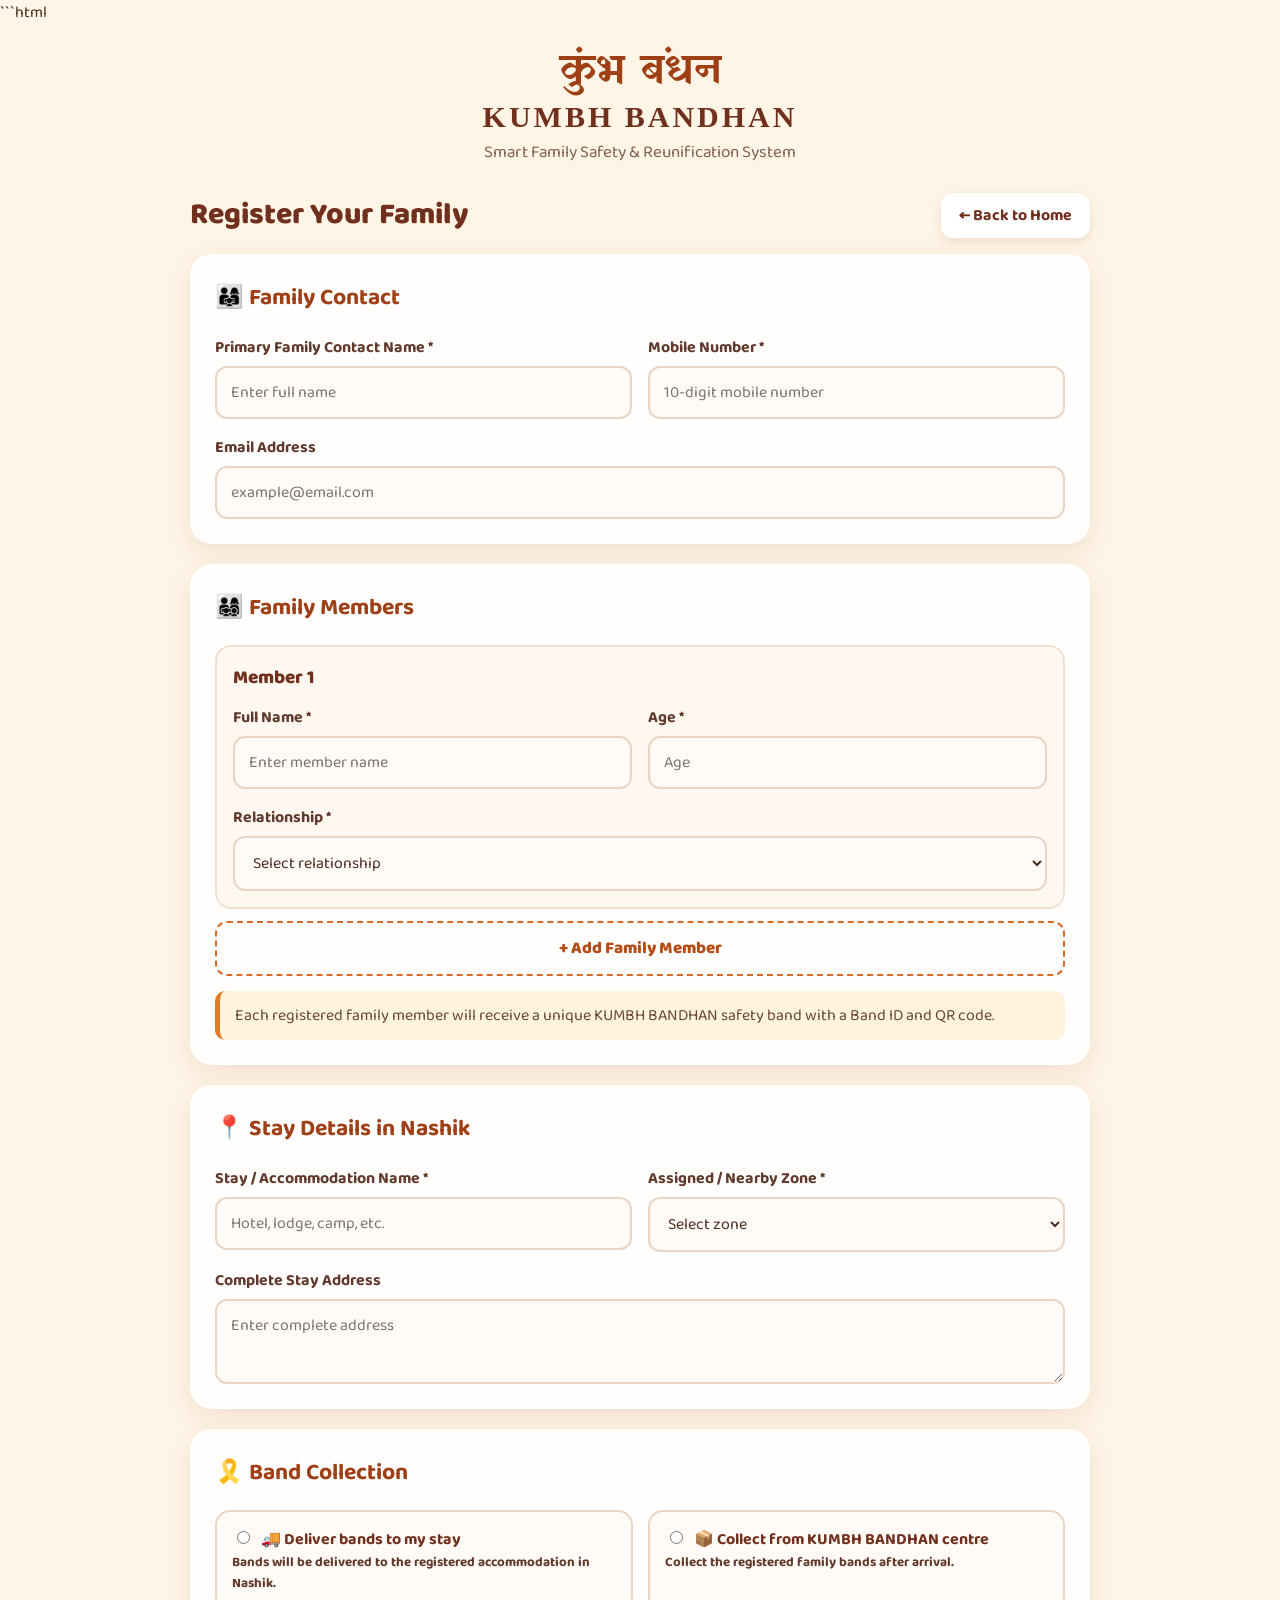
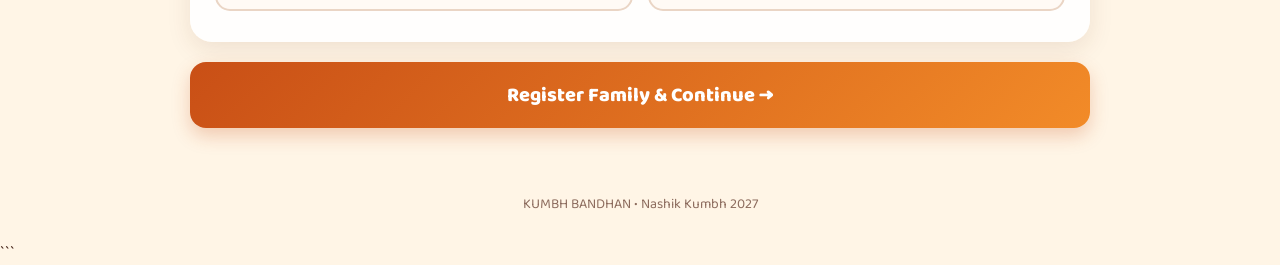
<file: register.html>
```html
<!DOCTYPE html>
<html lang="en">
<head>
    <meta charset="UTF-8">
    <meta name="viewport" content="width=device-width, initial-scale=1.0">

    <title>KUMBH BANDHAN - Family Registration</title>

    <link rel="preconnect" href="https://fonts.googleapis.com">
    <link rel="preconnect" href="https://fonts.gstatic.com" crossorigin>

    <link
        href="https://fonts.googleapis.com/css2?family=Baloo+2:wght@400;500;600;700;800&family=Yatra+One&display=swap"
        rel="stylesheet"
    >

    <style>
        * {
            box-sizing: border-box;
        }

        body {
            margin: 0;
            background: #fff5e6;
            color: #4b2a1f;
            font-family: "Baloo 2", sans-serif;
        }

        header {
            text-align: center;
            padding: 25px 20px 10px;
        }

        .devanagari-title {
            font-family: "Yatra One", cursive;
            font-size: 42px;
            color: #9e3f16;
            line-height: 1;
        }

        .english-title {
            font-family: Georgia, serif;
            font-size: 30px;
            font-weight: bold;
            letter-spacing: 3px;
            color: #71301d;
            margin-top: 8px;
        }

        .subtitle {
            font-size: 17px;
            color: #806052;
            margin-top: 5px;
        }

        .container {
            width: 92%;
            max-width: 900px;
            margin: 15px auto 40px;
        }

        .top-bar {
            display: flex;
            justify-content: space-between;
            align-items: center;
            margin-bottom: 15px;
        }

        .page-title {
            font-size: 30px;
            font-weight: 800;
            color: #71301d;
        }

        .back-button {
            text-decoration: none;
            background: white;
            color: #71301d;
            padding: 10px 18px;
            border-radius: 12px;
            font-weight: 700;
            box-shadow: 0 4px 12px rgba(100, 50, 20, 0.12);
        }

        .card {
            background: rgba(255, 255, 255, 0.92);
            border-radius: 22px;
            padding: 25px;
            margin-bottom: 20px;
            box-shadow: 0 8px 25px rgba(100, 50, 20, 0.10);
        }

        .card h2 {
            margin-top: 0;
            color: #9e3f16;
            font-size: 23px;
        }

        .form-grid {
            display: grid;
            grid-template-columns: 1fr 1fr;
            gap: 16px;
        }

        .full {
            grid-column: 1 / -1;
        }

        label {
            display: block;
            font-weight: 700;
            margin-bottom: 6px;
            color: #613a2d;
        }

        input,
        select,
        textarea {
            width: 100%;
            padding: 12px 14px;
            border: 2px solid #ead5c5;
            border-radius: 12px;
            background: #fffaf5;
            font-family: "Baloo 2", sans-serif;
            font-size: 16px;
            color: #4b2a1f;
            outline: none;
        }

        input:focus,
        select:focus,
        textarea:focus {
            border-color: #d66a28;
        }

        textarea {
            min-height: 85px;
            resize: vertical;
        }

        .member-card {
            background: #fff8f0;
            border: 2px solid #f0dfd0;
            border-radius: 16px;
            padding: 16px;
            margin-bottom: 12px;
        }

        .member-header {
            display: flex;
            justify-content: space-between;
            align-items: center;
            margin-bottom: 12px;
        }

        .member-title {
            font-size: 19px;
            font-weight: 800;
            color: #71301d;
        }

        .remove-button {
            border: none;
            background: #f5d7cb;
            color: #9e3f16;
            padding: 7px 12px;
            border-radius: 9px;
            cursor: pointer;
            font-family: inherit;
            font-weight: 700;
        }

        .add-button {
            border: 2px dashed #d66a28;
            background: transparent;
            color: #b44d17;
            width: 100%;
            padding: 12px;
            border-radius: 12px;
            cursor: pointer;
            font-family: inherit;
            font-size: 17px;
            font-weight: 800;
        }

        .radio-group {
            display: grid;
            grid-template-columns: 1fr 1fr;
            gap: 15px;
        }

        .radio-option {
            border: 2px solid #ead5c5;
            border-radius: 15px;
            padding: 15px;
            cursor: pointer;
            background: #fffaf5;
        }

        .radio-option:hover {
            border-color: #d66a28;
        }

        .radio-option input {
            width: auto;
            margin-right: 8px;
        }

        .radio-option strong {
            color: #71301d;
        }

        .submit-button {
            width: 100%;
            border: none;
            border-radius: 16px;
            padding: 17px;
            background: linear-gradient(135deg, #c94f16, #f28b28);
            color: white;
            font-family: inherit;
            font-size: 20px;
            font-weight: 800;
            cursor: pointer;
            box-shadow: 0 8px 18px rgba(201, 79, 22, 0.25);
        }

        .submit-button:hover {
            transform: translateY(-1px);
        }

        .success {
            display: none;
            text-align: center;
        }

        .success-icon {
            font-size: 60px;
        }

        .family-id {
            display: inline-block;
            background: #fff0dc;
            border: 2px dashed #d66a28;
            color: #9e3f16;
            font-size: 30px;
            font-weight: 800;
            padding: 12px 25px;
            border-radius: 15px;
            margin: 15px 0;
            letter-spacing: 2px;
        }

        .continue-button {
            display: inline-block;
            text-decoration: none;
            background: linear-gradient(135deg, #236b73, #3c9297);
            color: white;
            padding: 14px 25px;
            border-radius: 13px;
            font-size: 18px;
            font-weight: 800;
            margin-top: 10px;
        }

        .note {
            background: #fff3dd;
            border-left: 5px solid #e17b28;
            padding: 12px 15px;
            border-radius: 10px;
            margin-top: 15px;
            color: #684536;
        }

        footer {
            text-align: center;
            padding: 25px;
            color: #8c6b5d;
            font-size: 14px;
        }

        @media (max-width: 700px) {
            .form-grid,
            .radio-group {
                grid-template-columns: 1fr;
            }

            .full {
                grid-column: auto;
            }

            .top-bar {
                flex-direction: column;
                gap: 12px;
                align-items: flex-start;
            }

            .devanagari-title {
                font-size: 34px;
            }

            .english-title {
                font-size: 24px;
            }

            .card {
                padding: 18px;
            }
        }
    </style>
</head>

<body>

<header>
    <div class="devanagari-title">कुंभ बंधन</div>
    <div class="english-title">KUMBH BANDHAN</div>
    <div class="subtitle">
        Smart Family Safety & Reunification System
    </div>
</header>

<div class="container">

    <div class="top-bar">
        <div class="page-title">Register Your Family</div>

        <a href="index.html" class="back-button">
            ← Back to Home
        </a>
    </div>

    <!-- REGISTRATION FORM -->

    <div id="registrationForm">

        <!-- FAMILY CONTACT -->

        <div class="card">

            <h2>👨‍👩‍👧 Family Contact</h2>

            <div class="form-grid">

                <div>
                    <label for="contactName">
                        Primary Family Contact Name *
                    </label>

                    <input
                        type="text"
                        id="contactName"
                        placeholder="Enter full name"
                    >
                </div>

                <div>
                    <label for="mobile">
                        Mobile Number *
                    </label>

                    <input
                        type="tel"
                        id="mobile"
                        maxlength="10"
                        placeholder="10-digit mobile number"
                    >
                </div>

                <div class="full">
                    <label for="email">
                        Email Address
                    </label>

                    <input
                        type="email"
                        id="email"
                        placeholder="example@email.com"
                    >
                </div>

            </div>

        </div>


        <!-- FAMILY MEMBERS -->

        <div class="card">

            <h2>👨‍👩‍👧‍👦 Family Members</h2>

            <div id="membersContainer"></div>

            <button
                type="button"
                class="add-button"
                onclick="addMember()"
            >
                + Add Family Member
            </button>

            <div class="note">
                Each registered family member will receive a unique
                KUMBH BANDHAN safety band with a Band ID and QR code.
            </div>

        </div>


        <!-- STAY DETAILS -->

        <div class="card">

            <h2>📍 Stay Details in Nashik</h2>

            <div class="form-grid">

                <div>
                    <label for="stayName">
                        Stay / Accommodation Name *
                    </label>

                    <input
                        type="text"
                        id="stayName"
                        placeholder="Hotel, lodge, camp, etc."
                    >
                </div>

                <div>
                    <label for="zone">
                        Assigned / Nearby Zone *
                    </label>

                    <select id="zone">

                        <option value="">
                            Select zone
                        </option>

                        <option value="Panchavati – Ramkund">
                            Panchavati – Ramkund
                        </option>

                        <option value="Tapovan – Sadhugram">
                            Tapovan – Sadhugram
                        </option>

                        <option value="Nashik Central – Trimbak Road Gateway">
                            Nashik Central – Trimbak Road Gateway
                        </option>

                        <option value="West Nashik – Anandwalli / Chandshi">
                            West Nashik – Anandwalli / Chandshi
                        </option>

                        <option value="Trimbakeshwar Core">
                            Trimbakeshwar Core
                        </option>

                        <option value="Trimbakeshwar Approach – Pegalwadi">
                            Trimbakeshwar Approach – Pegalwadi
                        </option>

                        <option value="Girnare – Pahine Approach">
                            Girnare – Pahine Approach
                        </option>

                        <option value="Transport & Outer Support Ring">
                            Transport & Outer Support Ring
                        </option>

                    </select>
                </div>

                <div class="full">

                    <label for="address">
                        Complete Stay Address
                    </label>

                    <textarea
                        id="address"
                        placeholder="Enter complete address"
                    ></textarea>

                </div>

            </div>

        </div>


        <!-- BAND COLLECTION -->

        <div class="card">

            <h2>🎗️ Band Collection</h2>

            <div class="radio-group">

                <label class="radio-option">

                    <input
                        type="radio"
                        name="collection"
                        value="Deliver bands to my stay"
                    >

                    <strong>🚚 Deliver bands to my stay</strong>

                    <br>

                    <small>
                        Bands will be delivered to the registered
                        accommodation in Nashik.
                    </small>

                </label>


                <label class="radio-option">

                    <input
                        type="radio"
                        name="collection"
                        value="Collect from KUMBH BANDHAN centre"
                    >

                    <strong>📦 Collect from KUMBH BANDHAN centre</strong>

                    <br>

                    <small>
                        Collect the registered family bands after arrival.
                    </small>

                </label>

            </div>

        </div>


        <!-- SUBMIT -->

        <button
            type="button"
            class="submit-button"
            onclick="registerFamily()"
        >
            Register Family & Continue →
        </button>

    </div>


    <!-- SUCCESS SCREEN -->

    <div id="successScreen" class="card success">

        <div class="success-icon">
            🎉
        </div>

        <h2>
            Family Registration Successful!
        </h2>

        <p>
            Your family has been successfully registered with
            KUMBH BANDHAN.
        </p>

        <p>
            Your unique Family ID is:
        </p>

        <div
            id="familyIdDisplay"
            class="family-id"
        >
        </div>

        <p>
            Keep this Family ID safe. It will be used to manage
            your family's KUMBH BANDHAN safety bands.
        </p>

        <a
            href="bands.html"
            class="continue-button"
        >
            Generate Family Bands →
        </a>

    </div>

</div>


<footer>
    KUMBH BANDHAN • Nashik Kumbh 2027
</footer>


<script>

    /* =====================================================
       GOOGLE SHEETS WEB APP
       ===================================================== */

    const GOOGLE_SHEET_URL =
    "https://script.google.com/macros/s/AKfycby6_Xh0SbzgsZda_FUrbzUY0kXQU99LwBv_mqy0xrIDSNwKGmQWzthNqSQs5uNSwfPi/exec";


    function sendRegistrationToGoogleSheet(data) {

        fetch(GOOGLE_SHEET_URL, {

            method: "POST",

            mode: "no-cors",

            headers: {
                "Content-Type": "text/plain;charset=utf-8"
            },

            body: JSON.stringify(data)

        })

        .then(function() {

            console.log(
                "Registration sent to Google Sheets."
            );

        })

        .catch(function(error) {

            console.error(
                "Google Sheets error:",
                error
            );

        });

    }


    /* =====================================================
       FAMILY MEMBERS
       ===================================================== */

    let members = [];

    let memberCounter = 0;


    function addMember() {

        memberCounter++;

        const member = {

            id: memberCounter,

            name: "",

            age: "",

            relationship: ""

        };

        members.push(member);

        renderMembers();

    }


    function removeMember(id) {

        members = members.filter(function(member) {

            return member.id !== id;

        });

        renderMembers();

    }


    function updateMember(
        id,
        field,
        value
    ) {

        const member = members.find(function(member) {

            return member.id === id;

        });

        if (member) {

            member[field] = value;

        }

    }


    function escapeHTML(value) {

        return String(value)

            .replace(/&/g, "&amp;")

            .replace(/</g, "&lt;")

            .replace(/>/g, "&gt;")

            .replace(/"/g, "&quot;")

            .replace(/'/g, "&#039;");

    }


    function renderMembers() {

        const container =
            document.getElementById(
                "membersContainer"
            );


        container.innerHTML = "";


        members.forEach(function(member, index) {

            const card =
                document.createElement("div");

            card.className =
                "member-card";


            card.innerHTML = `

                <div class="member-header">

                    <div class="member-title">
                        Member ${index + 1}
                    </div>

                    ${
                        members.length > 1
                        ?
                        `
                        <button
                            type="button"
                            class="remove-button"
                            onclick="removeMember(${member.id})"
                        >
                            Remove
                        </button>
                        `
                        :
                        ""
                    }

                </div>


                <div class="form-grid">

                    <div>

                        <label>
                            Full Name *
                        </label>

                        <input
                            type="text"
                            value="${escapeHTML(member.name)}"
                            placeholder="Enter member name"
                            oninput="updateMember(
                                ${member.id},
                                'name',
                                this.value
                            )"
                        >

                    </div>


                    <div>

                        <label>
                            Age *
                        </label>

                        <input
                            type="number"
                            min="0"
                            max="120"
                            value="${escapeHTML(member.age)}"
                            placeholder="Age"
                            oninput="updateMember(
                                ${member.id},
                                'age',
                                this.value
                            )"
                        >

                    </div>


                    <div class="full">

                        <label>
                            Relationship *
                        </label>

                        <select
                            onchange="updateMember(
                                ${member.id},
                                'relationship',
                                this.value
                            )"
                        >

                            <option value="">
                                Select relationship
                            </option>

                            <option
                                value="Self"
                                ${member.relationship === "Self" ? "selected" : ""}
                            >
                                Self
                            </option>

                            <option
                                value="Father"
                                ${member.relationship === "Father" ? "selected" : ""}
                            >
                                Father
                            </option>

                            <option
                                value="Mother"
                                ${member.relationship === "Mother" ? "selected" : ""}
                            >
                                Mother
                            </option>

                            <option
                                value="Husband"
                                ${member.relationship === "Husband" ? "selected" : ""}
                            >
                                Husband
                            </option>

                            <option
                                value="Wife"
                                ${member.relationship === "Wife" ? "selected" : ""}
                            >
                                Wife
                            </option>

                            <option
                                value="Son"
                                ${member.relationship === "Son" ? "selected" : ""}
                            >
                                Son
                            </option>

                            <option
                                value="Daughter"
                                ${member.relationship === "Daughter" ? "selected" : ""}
                            >
                                Daughter
                            </option>

                            <option
                                value="Brother"
                                ${member.relationship === "Brother" ? "selected" : ""}
                            >
                                Brother
                            </option>

                            <option
                                value="Sister"
                                ${member.relationship === "Sister" ? "selected" : ""}
                            >
                                Sister
                            </option>

                            <option
                                value="Grandfather"
                                ${member.relationship === "Grandfather" ? "selected" : ""}
                            >
                                Grandfather
                            </option>

                            <option
                                value="Grandmother"
                                ${member.relationship === "Grandmother" ? "selected" : ""}
                            >
                                Grandmother
                            </option>

                            <option
                                value="Grandson"
                                ${member.relationship === "Grandson" ? "selected" : ""}
                            >
                                Grandson
                            </option>

                            <option
                                value="Granddaughter"
                                ${member.relationship === "Granddaughter" ? "selected" : ""}
                            >
                                Granddaughter
                            </option>

                            <option
                                value="Other"
                                ${member.relationship === "Other" ? "selected" : ""}
                            >
                                Other
                            </option>

                        </select>

                    </div>

                </div>
            `;


            container.appendChild(card);

        });

    }


    /* =====================================================
       REGISTER FAMILY
       ===================================================== */

    function registerFamily() {

        const contactName =
            document
                .getElementById("contactName")
                .value
                .trim();


        const mobile =
            document
                .getElementById("mobile")
                .value
                .trim();


        const email =
            document
                .getElementById("email")
                .value
                .trim();


        const stayName =
            document
                .getElementById("stayName")
                .value
                .trim();


        const zone =
            document
                .getElementById("zone")
                .value;


        const address =
            document
                .getElementById("address")
                .value
                .trim();


        const collectionElement =
            document.querySelector(
                'input[name="collection"]:checked'
            );


        const collectionOption =
            collectionElement
                ? collectionElement.value
                : "";


        /* VALIDATION */

        if (!contactName) {

            alert(
                "Please enter the primary family contact name."
            );

            return;

        }


        if (!/^[0-9]{10}$/.test(mobile)) {

            alert(
                "Please enter a valid 10-digit mobile number."
            );

            return;

        }


        if (!stayName) {

            alert(
                "Please enter your stay / accommodation name."
            );

            return;

        }


        if (!zone) {

            alert(
                "Please select your zone."
            );

            return;

        }


        if (members.length === 0) {

            alert(
                "Please add at least one family member."
            );

            return;

        }


        for (
            let i = 0;
            i < members.length;
            i++
        ) {

            if (!members[i].name.trim()) {

                alert(
                    "Please enter the name of Member " +
                    (i + 1) +
                    "."
                );

                return;

            }


            if (
                members[i].age === "" ||
                members[i].age === null
            ) {

                alert(
                    "Please enter the age of Member " +
                    (i + 1) +
                    "."
                );

                return;

            }


            if (!members[i].relationship) {

                alert(
                    "Please select the relationship of Member " +
                    (i + 1) +
                    "."
                );

                return;

            }

        }


        if (!collectionOption) {

            alert(
                "Please select a band collection option."
            );

            return;

        }


        /* GENERATE FAMILY ID */

        const randomNumber =
            Math.floor(
                10000 +
                Math.random() * 90000
            );


        const familyId =
            "KB-27-" +
            randomNumber;


        /* CLEAN MEMBER DATA */

        const cleanMembers =
            members.map(function(member) {

                return {

                    name: member.name.trim(),

                    age: member.age,

                    relationship:
                        member.relationship

                };

            });


        /* =================================================
           DATA FOR GOOGLE SHEETS
           ================================================= */

        const registrationData = {

            type: "registration",

            familyId: familyId,

            contactName: contactName,

            mobile: mobile,

            email: email,

            stayName: stayName,

            zone: zone,

            address: address,

            members:
                JSON.stringify(cleanMembers),

            collectionOption:
                collectionOption

        };


        /* SEND TO GOOGLE SHEETS */

        sendRegistrationToGoogleSheet(
            registrationData
        );


        /* =================================================
           SAVE DATA LOCALLY
           ================================================= */

        localStorage.setItem(
            "familyId",
            familyId
        );


        localStorage.setItem(
            "contactName",
            contactName
        );


        localStorage.setItem(
            "mobile",
            mobile
        );


        localStorage.setItem(
            "email",
            email
        );


        localStorage.setItem(
            "stayName",
            stayName
        );


        localStorage.setItem(
            "zone",
            zone
        );


        localStorage.setItem(
            "address",
            address
        );


        localStorage.setItem(
            "collectionOption",
            collectionOption
        );


        localStorage.setItem(
            "familyMembers",
            JSON.stringify(cleanMembers)
        );


        /* SHOW SUCCESS */

        document.getElementById(
            "registrationForm"
        ).style.display = "none";


        document.getElementById(
            "successScreen"
        ).style.display = "block";


        document.getElementById(
            "familyIdDisplay"
        ).textContent = familyId;


        window.scrollTo({
            top: 0,
            behavior: "smooth"
        });

    }


    /* =====================================================
       ADD FIRST MEMBER AUTOMATICALLY
       ===================================================== */

    addMember();

</script>

</body>
</html>
```
</file>
<file: style.css>
```css id="yqjkrm"
* {
    box-sizing: border-box;
}

html,
body {
    margin: 0;
    width: 100%;
    height: 100%;
    overflow: hidden;
}

body {
    background: #fff5e6;
    font-family: "Baloo 2", sans-serif;
    color: #4b2a1f;
}


/* =========================
   HEADER
========================= */

header {
    text-align: center;
    padding-top: 10px;
}

.devanagari-title {
    font-family: "Yatra One", serif;
    font-size: 45px;
    color: #9e3d12;
    line-height: 1;
}

.english-title {
    font-family: Georgia, serif;
    font-size: 27px;
    font-weight: bold;
    letter-spacing: 5px;
    color: #c4511b;
    margin-top: 2px;
}

.subtitle {
    font-size: 15px;
    color: #70564b;
    margin-top: 0;
}


/* =========================
   HERO
========================= */

.hero {
    text-align: center;
    padding: 5px 25px 0;
    position: relative;
}


/* =========================
   TAGLINE
========================= */

.tagline {
    font-family: "Yatra One", serif;
    font-size: 20px;
    color: #a64a1d;
}

.hero-text p {
    font-size: 14px;
    color: #80695c;
    margin: 0;
}


/* =========================
   BUTTONS
========================= */

.button-container {
    display: flex;
    justify-content: center;
    align-items: center;

    gap: 20px;

    margin-top: 12px;

    position: relative;
    z-index: 5;
}

.main-button {
    width: 270px;
    height: 90px;

    border: none;
    border-radius: 18px;

    color: white;

    cursor: pointer;

    display: flex;
    flex-direction: column;
    align-items: center;
    justify-content: center;

    box-shadow: 0 8px 20px rgba(90, 40, 10, 0.2);

    transition: 0.3s;
}


/* REGISTER */

.register {
    background: linear-gradient(
        135deg,
        #c94f16,
        #f28b28
    );
}


/* SCAN */

.scan {
    background: linear-gradient(
        135deg,
        #236b73,
        #3c9297
    );
}


/* HOVER */

.main-button:hover {
    transform: translateY(-4px);

    box-shadow:
        0 14px 28px rgba(90, 40, 10, 0.28);
}


/* BUTTON ICON */

.button-icon {
    font-size: 23px;
}


/* BUTTON TITLE */

.main-button span {
    font-size: 18px;
    font-weight: 800;
}


/* BUTTON DESCRIPTION */

.main-button small {
    font-size: 11px;
    margin-top: 0;
    opacity: 0.9;
}


/* =========================
   ILLUSTRATION
========================= */

.illustration {
    width: 100%;
    max-width: 1400px;

    height: 500px;

    margin: 5px auto 0;

    position: relative;

    overflow: hidden;

    z-index: 1;

    -webkit-mask-image: linear-gradient(
        to bottom,
        transparent 0%,
        rgba(0, 0, 0, 0.15) 10%,
        rgba(0, 0, 0, 0.5) 25%,
        black 42%,
        black 100%
    );

    mask-image: linear-gradient(
        to bottom,
        transparent 0%,
        rgba(0, 0, 0, 0.15) 10%,
        rgba(0, 0, 0, 0.5) 25%,
        black 42%,
        black 100%
    );
}


.illustration img {
    width: 100%;
    height: 100%;

    display: block;

    object-fit: cover;

    object-position: center center;

    opacity: 0.96;
}

/* =========================
   TRUST STRIP
========================= */

.trust {
    max-width: 950px;

    margin: 2px auto 0;

    display: flex;

    justify-content: space-around;

    gap: 10px;

    font-size: 13px;

    color: #68483b;

    position: relative;

    z-index: 5;
}


/* =========================
   FOOTER
========================= */

footer {
    text-align: center;

    padding: 2px;

    color: #927466;

    font-size: 10px;

    position: relative;

    z-index: 5;
}


/* =========================
   SMALL LAPTOP SCREENS
========================= */

@media (max-height: 750px) {

    .devanagari-title {
        font-size: 38px;
    }

    .english-title {
        font-size: 23px;
    }

    .subtitle {
        font-size: 13px;
    }

    .tagline {
        font-size: 18px;
    }

    .hero-text p {
        font-size: 12px;
    }

    .button-container {
        margin-top: 8px;
    }

    .main-button {
        height: 75px;
        width: 250px;
    }

    .illustration {
        height: calc(100vh - 235px);
        margin-top: 5px;
    }

    .trust {
        font-size: 11px;
    }

    footer {
        font-size: 9px;
    }
}


/* =========================
   MOBILE
========================= */

@media (max-width: 768px) {

    html,
    body {
        overflow-y: auto;
    }

    header {
        padding-top: 12px;
    }

    .devanagari-title {
        font-size: 40px;
    }

    .english-title {
        font-size: 23px;
        letter-spacing: 3px;
    }

    .subtitle {
        font-size: 14px;
    }

    .hero {
        padding: 8px 15px 0;
    }

    .tagline {
        font-size: 20px;
    }

    .hero-text p {
        font-size: 13px;
    }

    .button-container {
        flex-direction: column;
        gap: 10px;
    }

    .main-button {
        width: 90%;
        height: 80px;
    }

    .illustration {
        height: auto;
        min-height: 0;
        margin-top: 10px;
    }

    .illustration img {
        height: auto;
    }

    .trust {
        flex-direction: column;
        align-items: center;
        font-size: 12px;
    }

    footer {
        padding: 5px;
    }
}
```
</file>
